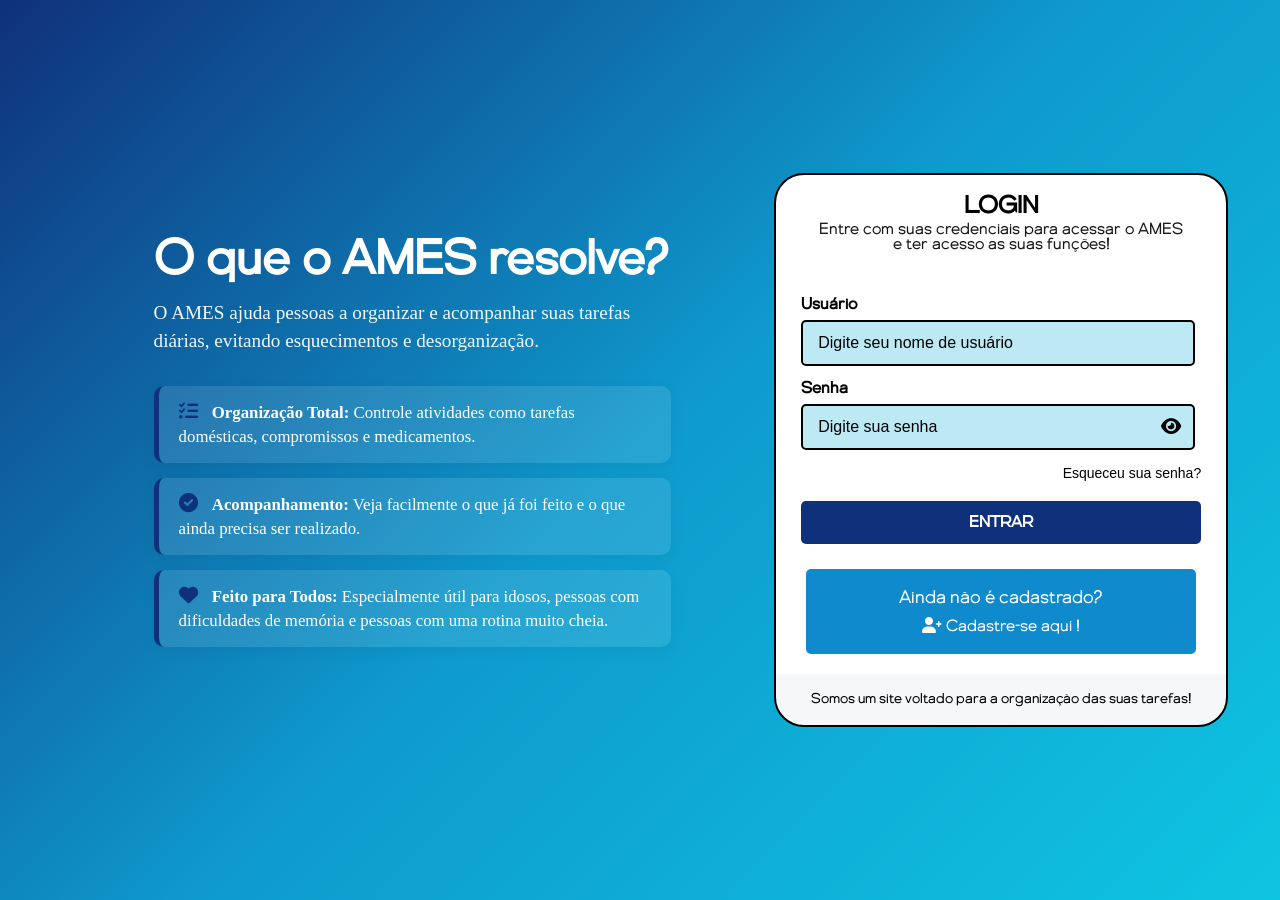
<file: index.html>
<!DOCTYPE html>
<html lang="pt-BR">
  <head>
    <meta charset="UTF-8">
    <meta name="viewport" content="width=device-width, initial-scale=1.0">
    <title>AMES - Login</title>
    <link rel="stylesheet" href="https://cdnjs.cloudflare.com/ajax/libs/font-awesome/6.0.0/css/all.min.css">
    <link rel="stylesheet" href="styles/login.css">
  </head>
  <body>
    
    <div class="page-container">
      
      <!-- LADO ESQUERDO: INFORMAÇÕES DO SISTEMA -->
      <div class="info-side">
        <h1 class="info-title">O que o AMES resolve?</h1>
        <p class="info-description">
          O AMES ajuda pessoas a organizar e acompanhar suas tarefas diárias, evitando esquecimentos e desorganização.
        </p>
        
        <ul class="info-features">
          <li>
            <i class="fas fa-tasks" style="color: #0F317B; margin-right: 10px; font-size: 1.2rem;"></i>
            <strong>Organização Total:</strong> Controle atividades como tarefas domésticas, compromissos e medicamentos.
          </li>
          <li>
            <i class="fas fa-check-circle" style="color: #0F317B; margin-right: 10px; font-size: 1.2rem;"></i>
            <strong>Acompanhamento:</strong> Veja facilmente o que já foi feito e o que ainda precisa ser realizado.
          </li>
          <li>
            <i class="fas fa-heart" style="color: #0F317B; margin-right: 10px; font-size: 1.2rem;"></i>
            <strong>Feito para Todos:</strong> Especialmente útil para idosos, pessoas com dificuldades de memória e pessoas com uma rotina muito cheia.
          </li>
        </ul>
      </div>

      <!-- LADO DIREITO: LOGIN -->
      <div class="login-side">
        <div class="login-container">
          <div class="login-header">
            <h1 class="login-main-title">
              LOGIN
            </h1>
            <p class="login-subtitle">Entre com suas credenciais para acessar o AMES</p>
            <p class="login-subtitle">e ter acesso as suas funções!</p>
          </div>
          
          <form name="form2" method="post" class="login-form">
            <div class="form-group">
              <label for="username" class="form-label">
                <!-- <i class="fas fa-user"></i> --->
                Usuário
              </label>
              <input 
                type="text" 
                id="username" 
                name="txt_username" 
                class="form-input"
                placeholder="Digite seu nome de usuário"
                required
              >
            </div>

            <div class="form-group">
              <label for="password" class="form-label">
                 <!-- <i class="fas fa-lock"></i> -->            
                Senha
              </label>
              <div class="password-container">
                <input 
                  type="password" 
                  id="password" 
                  name="txt_password" 
                  class="form-input"
                  placeholder="Digite sua senha"
                  required
                >
                <button type="button" class="password-toggle" id="passwordToggle" aria-label="Mostrar senha">
                  <i class="fas fa-eye"></i>
                  <i class="fas fa-eye-slash"></i>
                </button>
              </div>
            </div>

            <div class="form-options">
              <a href="forgot_email_form.php" class="forgot-password">
                 <!-- <i class="fas fa-key"></i> --->
                Esqueceu sua senha?
              </a>
            </div>

            <button type="submit" name="bt_incluir" value="LOGAR" class="login-btn" onclick="document.form2.action='../singIn.php'">
              ENTRAR
            </button>
          </form>

          <div class="register-section">
            <a class="register-link2" href="register.html">
              <div class="register-div">
                <p class="register-text">Ainda não é cadastrado?</p>
                <label class="register-label">
                  <i class="fas fa-user-plus"></i>
                  Cadastre-se aqui !
                </label>
              </div>
            </a>
          </div>

          <div class="login-info">
            <p class="info-text">
              Somos um site voltado para a organização das suas tarefas! 
            </p>
          </div>
        </div>
      </div>

    </div>

    <script src="https://ajax.googleapis.com/ajax/libs/jquery/2.0.2/jquery.min.js"></script>
    <script>      
      const passwordToggle = document.getElementById('passwordToggle');
      const passwordInput = document.getElementById('password');
      const eyeIcon = passwordToggle.querySelector('.fa-eye');
      const eyeSlashIcon = passwordToggle.querySelector('.fa-eye-slash');
      
      if(passwordToggle) {
        passwordToggle.addEventListener('click', function() {
          const type = passwordInput.getAttribute('type') === 'password' ? 'text' : 'password';
          passwordInput.setAttribute('type', type);
          if (type === 'text') {
            eyeIcon.style.display = 'none';
            eyeSlashIcon.style.display = 'inline-block';
            passwordToggle.setAttribute('aria-label', 'Ocultar senha');
          } else {
            eyeIcon.style.display = 'inline-block';
            eyeSlashIcon.style.display = 'none';
            passwordToggle.setAttribute('aria-label', 'Mostrar senha');
          }
        });
      }
      
      document.addEventListener('DOMContentLoaded', function() {
        initTheme();
        if(eyeIcon && eyeSlashIcon){
            eyeIcon.style.display = 'inline-block';
            eyeSlashIcon.style.display = 'none';
        }
      });
    </script>
  </body>
</html>
</file>
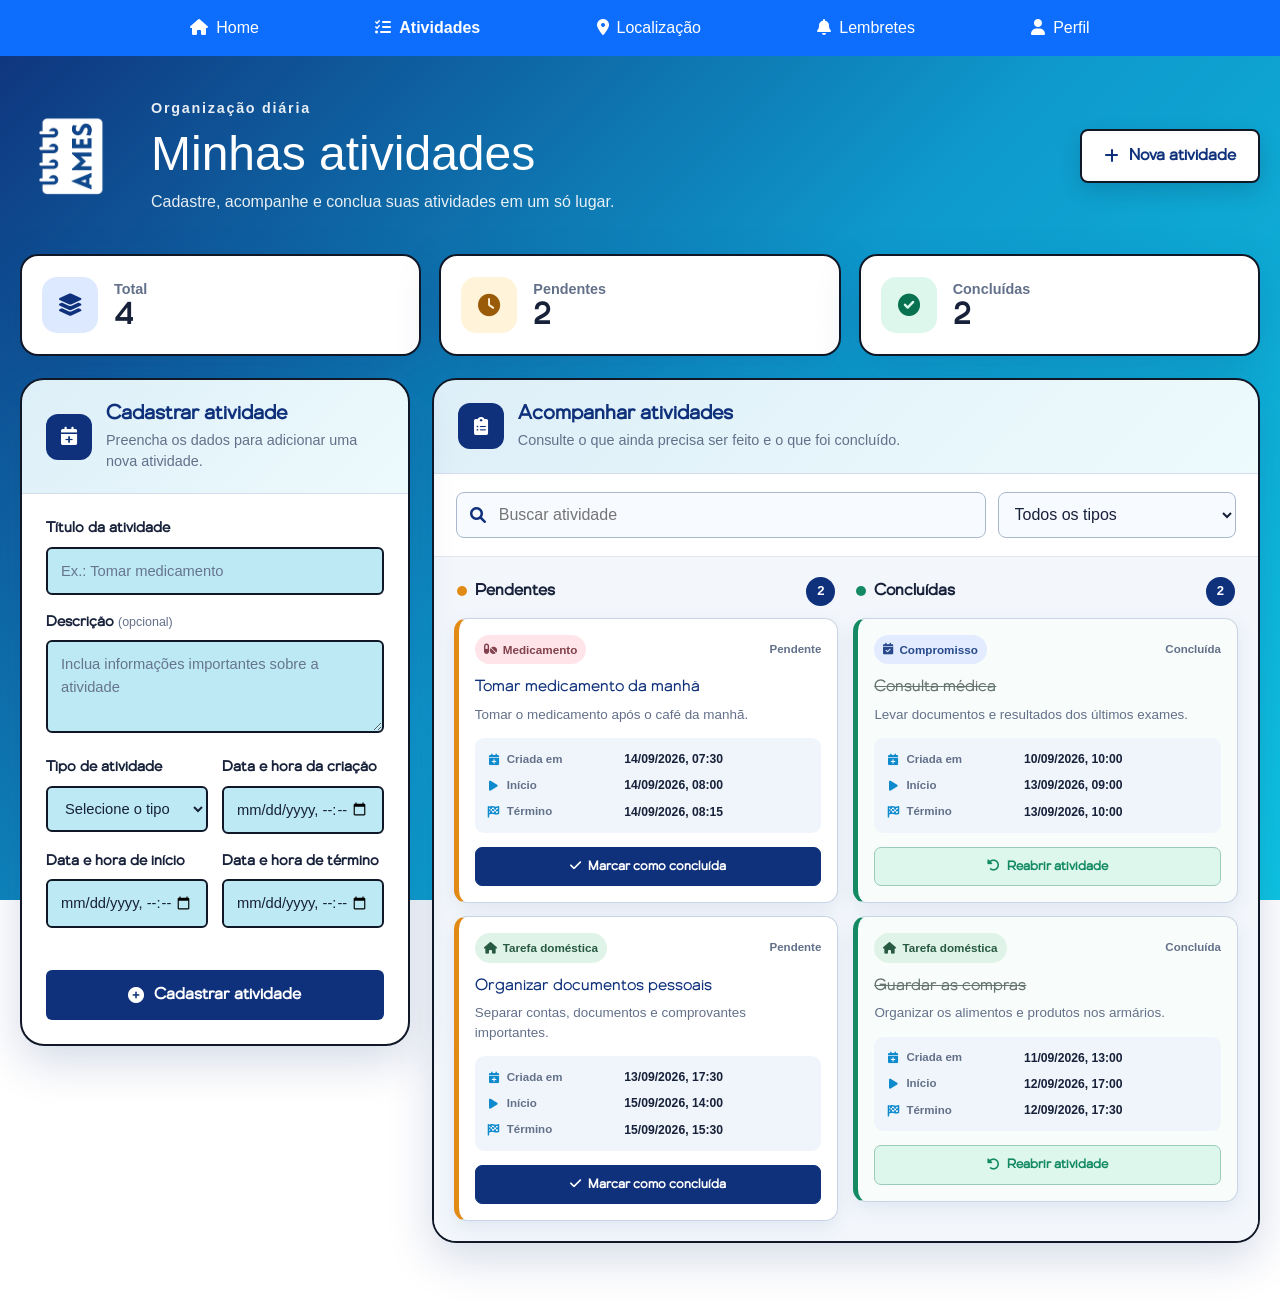
<file: activities.html>
<!DOCTYPE html>
<html lang="pt-BR">
<head>
    <meta charset="UTF-8">
    <meta name="viewport" content="width=device-width, initial-scale=1.0">

    <title>AMES - Atividades</title>

    <link
        href="https://cdn.jsdelivr.net/npm/bootstrap@5.3.3/dist/css/bootstrap.min.css"
        rel="stylesheet"
    >

    <link
        rel="stylesheet"
        href="https://cdnjs.cloudflare.com/ajax/libs/font-awesome/6.0.0/css/all.min.css"
    >

    <link rel="stylesheet" href="styles/activities.css">

    <script src="https://cdn.jsdelivr.net/npm/bootstrap@5.3.3/dist/js/bootstrap.bundle.min.js"></script>
</head>

<body>

    <!-- HEADER ORIGINAL MANTIDO -->
    <nav class="navbar navbar-expand navbar-dark bg-primary custom-navbar"> 
      <div class="container"> 
        <ul class="navbar-nav w-100 justify-content-evenly text-center"> 
          <li class="nav-item">
            <a class="nav-link text-white" href="home.html"><i class="fas fa-home me-2"></i>Home</a>
          </li>
          <li class="nav-item">
            <a class="nav-link text-white  fw-bold" href="activities.html"><i class="fas fa-tasks me-2"></i>Atividades</a>
          </li>
          <li class="nav-item">
            <a class="nav-link text-white" href="location.html"><i class="fas fa-map-marker-alt me-2"></i>Localização</a>
          </li>
          <li class="nav-item">
            <a class="nav-link text-white" href="notifications.html"><i class="fas fa-bell me-2"></i>Lembretes</a>
          </li>
          <li class="nav-item">
            <a class="nav-link text-white" href="profile.html"><i class="fas fa-user me-2"></i>Perfil</a>
          </li>
        </ul> 
      </div> 
    </nav>

    <main class="activities-page">

<section class="page-heading">

    <div class="page-brand">

        <div class="page-icon-container">
            <img
                src="images/logotipoB-AMES.png"
                alt="Logotipo do AMES"
                class="page-icon"
            >
        </div>

        <div class="page-brand-text">
            <span class="page-eyebrow">
                Organização diária
            </span>

            <h1>Minhas atividades</h1>

            <p>
                Cadastre, acompanhe e conclua suas atividades em um só lugar.
            </p>
        </div>

    </div>

    <button
        type="button"
        class="new-activity-btn"
        aria-disabled="true"
    >
        <i class="fas fa-plus"></i>
        Nova atividade
    </button>

</section>

        <!-- RESUMO ESTÁTICO -->
        <section class="activities-summary">

            <article class="summary-card">
                <div class="summary-icon total-icon">
                    <i class="fas fa-layer-group"></i>
                </div>

                <div>
                    <span>Total</span>
                    <strong>4</strong>
                </div>
            </article>

            <article class="summary-card">
                <div class="summary-icon pending-icon">
                    <i class="fas fa-clock"></i>
                </div>

                <div>
                    <span>Pendentes</span>
                    <strong>2</strong>
                </div>
            </article>

            <article class="summary-card">
                <div class="summary-icon completed-icon">
                    <i class="fas fa-circle-check"></i>
                </div>

                <div>
                    <span>Concluídas</span>
                    <strong>2</strong>
                </div>
            </article>

        </section>

        <section class="activities-workspace">

            <!-- FORMULÁRIO APENAS VISUAL -->
            <article class="activity-form-card">

                <div class="card-heading">
                    <div class="card-heading-icon">
                        <i class="fas fa-calendar-plus"></i>
                    </div>

                    <div>
                        <h2>Cadastrar atividade</h2>
                        <p>Preencha os dados para adicionar uma nova atividade.</p>
                    </div>
                </div>

                <div class="activity-form">

<div class="activity-form-grid">

    <div class="form-field full-field">
        <label for="activityTitle">
            Título da atividade
        </label>

        <input
            type="text"
            id="activityTitle"
            placeholder="Ex.: Tomar medicamento"
        >
    </div>

    <div class="form-field full-field">
        <label for="activityDescription">
            Descrição
            <span class="optional-label">(opcional)</span>
        </label>

        <textarea
            id="activityDescription"
            rows="3"
            placeholder="Inclua informações importantes sobre a atividade"
        ></textarea>
    </div>

    <div class="form-field">
        <label for="activityType">
            Tipo de atividade
        </label>

        <select id="activityType">
            <option selected>Selecione o tipo</option>
            <option>Tarefa doméstica</option>
            <option>Compromisso</option>
            <option>Medicamento</option>
            <option>Outro</option>
        </select>
    </div>

<div class="form-field">
    <label for="creationDateTime">
        Data e hora da criação
    </label>

    <input
        type="datetime-local"
        id="creationDateTime"
        step="60"
    >
</div>

<div class="form-field">
    <label for="startDateTime">
        Data e hora de início
    </label>

    <input
        type="datetime-local"
        id="startDateTime"
        step="60"
    >
</div>

<div class="form-field">
    <label for="endDateTime">
        Data e hora de término
    </label>

    <input
        type="datetime-local"
        id="endDateTime"
        step="60"
    >
</div>

</div>

<p class="form-message"></p>

<button
    type="button"
    class="save-activity-btn"
    disabled
>
    <i class="fas fa-plus-circle"></i>
    Cadastrar atividade
</button>
                </div>
            </article>

            <!-- ATIVIDADES FICTÍCIAS E ESTÁTICAS -->
            <article class="activities-list-card">

                <div class="card-heading list-heading">
                    <div class="card-heading-icon">
                        <i class="fas fa-clipboard-list"></i>
                    </div>

                    <div>
                        <h2>Acompanhar atividades</h2>
                        <p>
                            Consulte o que ainda precisa ser feito e o que foi concluído.
                        </p>
                    </div>
                </div>

                <!-- FILTROS APENAS VISUAIS -->
                <div class="filter-toolbar">

                <div class="search-field">
                    <i class="fas fa-search"></i>

                    <input
                        type="search"
                        id="activitySearch"
                        placeholder="Buscar atividade"
                        aria-label="Buscar atividade"
                        autocomplete="off"
                    >
                </div>

                    <select>
                        <option selected>Todos os tipos</option>
                        <option>Tarefa doméstica</option>
                        <option>Compromisso</option>
                        <option>Medicamento</option>
                        <option>Outro</option>
                    </select>

                </div>

                <div class="activity-columns">

                    <!-- PENDENTES -->
                    <section class="activity-panel pending-panel">

                        <div class="panel-heading">
                            <div>
                                <span class="status-dot pending-dot"></span>
                                <h3>Pendentes</h3>
                            </div>

                            <span class="panel-count">2</span>
                        </div>

                        <div class="activity-list">

                            <article class="activity-item">

                                <div class="activity-item-top">
                                    <span class="activity-type-badge type-medicamento">
                                        <i class="fas fa-pills"></i>
                                        Medicamento
                                    </span>

                                    <span class="activity-status">
                                        Pendente
                                    </span>
                                </div>

                                <h4>Tomar medicamento da manhã</h4>

                                <p class="activity-description">
                                    Tomar o medicamento após o café da manhã.
                                </p>

                                <dl class="activity-dates">
                                    <div>
                                        <dt>
                                            <i class="fas fa-calendar-plus"></i>
                                            Criada em
                                        </dt>
                                        <dd>14/09/2026, 07:30</dd>
                                    </div>

                                    <div>
                                        <dt>
                                            <i class="fas fa-play"></i>
                                            Início
                                        </dt>
                                        <dd>14/09/2026, 08:00</dd>
                                    </div>

                                    <div>
                                        <dt>
                                            <i class="fas fa-flag-checkered"></i>
                                            Término
                                        </dt>
                                        <dd>14/09/2026, 08:15</dd>
                                    </div>
                                </dl>

                                <button
                                    type="button"
                                    class="status-button"
                                    disabled
                                >
                                    <i class="fas fa-check"></i>
                                    Marcar como concluída
                                </button>

                            </article>

                            <article class="activity-item">

                                <div class="activity-item-top">
                                    <span class="activity-type-badge type-domestica">
                                        <i class="fas fa-house"></i>
                                        Tarefa doméstica
                                    </span>

                                    <span class="activity-status">
                                        Pendente
                                    </span>
                                </div>

                                <h4>Organizar documentos pessoais</h4>

                                <p class="activity-description">
                                    Separar contas, documentos e comprovantes importantes.
                                </p>

                                <dl class="activity-dates">
                                    <div>
                                        <dt>
                                            <i class="fas fa-calendar-plus"></i>
                                            Criada em
                                        </dt>
                                        <dd>13/09/2026, 17:30</dd>
                                    </div>

                                    <div>
                                        <dt>
                                            <i class="fas fa-play"></i>
                                            Início
                                        </dt>
                                        <dd>15/09/2026, 14:00</dd>
                                    </div>

                                    <div>
                                        <dt>
                                            <i class="fas fa-flag-checkered"></i>
                                            Término
                                        </dt>
                                        <dd>15/09/2026, 15:30</dd>
                                    </div>
                                </dl>

                                <button
                                    type="button"
                                    class="status-button"
                                    disabled
                                >
                                    <i class="fas fa-check"></i>
                                    Marcar como concluída
                                </button>

                            </article>

                        </div>
                    </section>

                    <!-- CONCLUÍDAS -->
                    <section class="activity-panel completed-panel">

                        <div class="panel-heading">
                            <div>
                                <span class="status-dot completed-dot"></span>
                                <h3>Concluídas</h3>
                            </div>

                            <span class="panel-count">2</span>
                        </div>

                        <div class="activity-list">

                            <article class="activity-item is-completed">

                                <div class="activity-item-top">
                                    <span class="activity-type-badge type-compromisso">
                                        <i class="fas fa-calendar-check"></i>
                                        Compromisso
                                    </span>

                                    <span class="activity-status">
                                        Concluída
                                    </span>
                                </div>

                                <h4>Consulta médica</h4>

                                <p class="activity-description">
                                    Levar documentos e resultados dos últimos exames.
                                </p>

                                <dl class="activity-dates">
                                    <div>
                                        <dt>
                                            <i class="fas fa-calendar-plus"></i>
                                            Criada em
                                        </dt>
                                        <dd>10/09/2026, 10:00</dd>
                                    </div>

                                    <div>
                                        <dt>
                                            <i class="fas fa-play"></i>
                                            Início
                                        </dt>
                                        <dd>13/09/2026, 09:00</dd>
                                    </div>

                                    <div>
                                        <dt>
                                            <i class="fas fa-flag-checkered"></i>
                                            Término
                                        </dt>
                                        <dd>13/09/2026, 10:00</dd>
                                    </div>
                                </dl>

                                <button
                                    type="button"
                                    class="status-button"
                                    disabled
                                >
                                    <i class="fas fa-rotate-left"></i>
                                    Reabrir atividade
                                </button>

                            </article>

                            <article class="activity-item is-completed">

                                <div class="activity-item-top">
                                    <span class="activity-type-badge type-domestica">
                                        <i class="fas fa-house"></i>
                                        Tarefa doméstica
                                    </span>

                                    <span class="activity-status">
                                        Concluída
                                    </span>
                                </div>

                                <h4>Guardar as compras</h4>

                                <p class="activity-description">
                                    Organizar os alimentos e produtos nos armários.
                                </p>

                                <dl class="activity-dates">
                                    <div>
                                        <dt>
                                            <i class="fas fa-calendar-plus"></i>
                                            Criada em
                                        </dt>
                                        <dd>11/09/2026, 13:00</dd>
                                    </div>

                                    <div>
                                        <dt>
                                            <i class="fas fa-play"></i>
                                            Início
                                        </dt>
                                        <dd>12/09/2026, 17:00</dd>
                                    </div>

                                    <div>
                                        <dt>
                                            <i class="fas fa-flag-checkered"></i>
                                            Término
                                        </dt>
                                        <dd>12/09/2026, 17:30</dd>
                                    </div>
                                </dl>

                                <button
                                    type="button"
                                    class="status-button"
                                    disabled
                                >
                                    <i class="fas fa-rotate-left"></i>
                                    Reabrir atividade
                                </button>

                            </article>

                        </div>
                    </section>

                </div>
            </article>

        </section>
    </main>

</body>
</html>
</file>
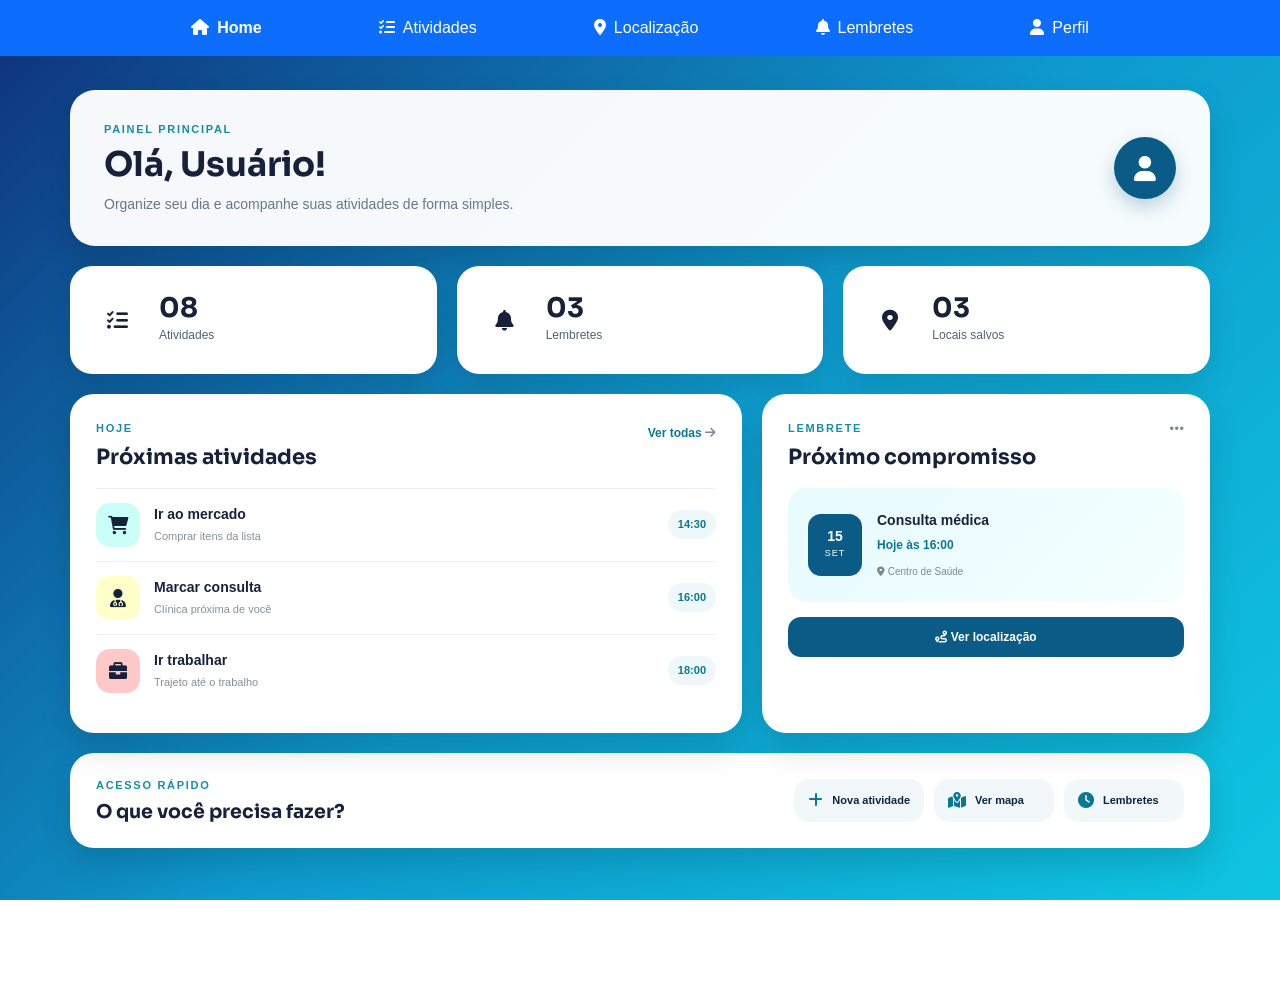
<file: home.html>
<!DOCTYPE html>
<html lang="pt-BR">
<head>
    <meta charset="UTF-8">
    <meta name="viewport" content="width=device-width, initial-scale=1.0">
    <title>Home - AMES</title>
    <link href="https://cdn.jsdelivr.net/npm/bootstrap@5.3.3/dist/css/bootstrap.min.css" rel="stylesheet">
    <link rel="stylesheet" href="https://cdnjs.cloudflare.com/ajax/libs/font-awesome/6.0.0/css/all.min.css">
    <link rel="stylesheet" href="styles/home.css">
</head>
<body>
    <!-- NAVBAR (MANTIDA EXATAMENTE IGUAL) -->
    <nav class="navbar navbar-expand navbar-dark bg-primary custom-navbar"> 
      <div class="container"> 
        <ul class="navbar-nav w-100 justify-content-evenly text-center"> 
          <li class="nav-item">
            <a class="nav-link text-white  fw-bold" href="home.html"><i class="fas fa-home me-2"></i>Home</a>
          </li>
          <li class="nav-item">
            <a class="nav-link text-white" href="activities.html"><i class="fas fa-tasks me-2"></i>Atividades</a>
          </li>
          <li class="nav-item">
            <a class="nav-link text-white" href="location.html"><i class="fas fa-map-marker-alt me-2"></i>Localização</a>
          </li>
          <li class="nav-item">
            <a class="nav-link text-white" href="notifications.html"><i class="fas fa-bell me-2"></i>Lembretes</a>
          </li>
          <li class="nav-item">
            <a class="nav-link text-white" href="profile.html"><i class="fas fa-user me-2"></i>Perfil</a>
          </li>
        </ul> 
      </div> 
    </nav>

    <main class="home-page">
        <div class="dashboard">
            <section class="welcome-card">
                <div>
                    <span class="eyebrow">PAINEL PRINCIPAL</span>
                    <h1>Olá, Usuário!</h1>
                    <p>Organize seu dia e acompanhe suas atividades de forma simples.</p>
                </div>
                <div class="profile-circle"><i class="fa-solid fa-user"></i></div>
            </section>

            <section class="stats-grid">
                <div class="stat-card cyan">
                    <div class="stat-icon"><i class="fa-solid fa-list-check"></i></div>
                    <div><strong>08</strong><span>Atividades</span></div>
                </div>
                <div class="stat-card cyan">
                    <div class="stat-icon"><i class="fa-solid fa-bell"></i></div>
                    <div><strong>03</strong><span>Lembretes</span></div>
                </div>
                <div class="stat-card cyan">
                    <div class="stat-icon"><i class="fa-solid fa-location-dot"></i></div>
                    <div><strong>03</strong><span>Locais salvos</span></div>
                </div>
            </section>

            <section class="content-grid">
                <div class="panel tasks-panel">
                    <div class="panel-heading">
                        <div><span class="section-label">HOJE</span><h2>Próximas atividades</h2></div>
                        <a href="activities.html">Ver todas <i class="fa-solid fa-arrow-right"></i></a>
                    </div>

                    <div class="activity-row">
                        <div class="activity-icon market"><i class="fa-solid fa-cart-shopping"></i></div>
                        <div class="activity-info"><strong>Ir ao mercado</strong><span>Comprar itens da lista</span></div>
                        <span class="time">14:30</span>
                    </div>
                    <div class="activity-row">
                        <div class="activity-icon doctor"><i class="fa-solid fa-user-doctor"></i></div>
                        <div class="activity-info"><strong>Marcar consulta</strong><span>Clínica próxima de você</span></div>
                        <span class="time">16:00</span>
                    </div>
                    <div class="activity-row">
                        <div class="activity-icon work"><i class="fa-solid fa-briefcase"></i></div>
                        <div class="activity-info"><strong>Ir trabalhar</strong><span>Trajeto até o trabalho</span></div>
                        <span class="time">18:00</span>
                    </div>
                </div>

                <div class="panel reminder-panel">
                    <div class="panel-heading">
                        <div><span class="section-label">LEMBRETE</span><h2>Próximo compromisso</h2></div>
                        <i class="fa-solid fa-ellipsis"></i>
                    </div>
                    <div class="reminder-box">
                        <div class="calendar"><strong>15</strong><span>SET</span></div>
                        <div><strong>Consulta médica</strong><p>Hoje às 16:00</p><small><i class="fa-solid fa-location-dot"></i> Centro de Saúde</small></div>
                    </div>
                    <a class="location-button" href="location.html"><i class="fa-solid fa-route"></i> Ver localização</a>
                </div>
            </section>

            <section class="bottom-panel">
                <div>
                    <span class="section-label">ACESSO RÁPIDO</span>
                    <h2>O que você precisa fazer?</h2>
                </div>
                <div class="quick-actions">
                    <a href="activities.html"><i class="fa-solid fa-plus"></i><span>Nova atividade</span></a>
                    <a href="location.html"><i class="fa-solid fa-map-location-dot"></i><span>Ver mapa</span></a>
                    <a href="notifications.html"><i class="fa-solid fa-clock"></i><span>Lembretes</span></a>
                </div>
            </section>
        </div>
    </main>
</body>
</html>
</file>
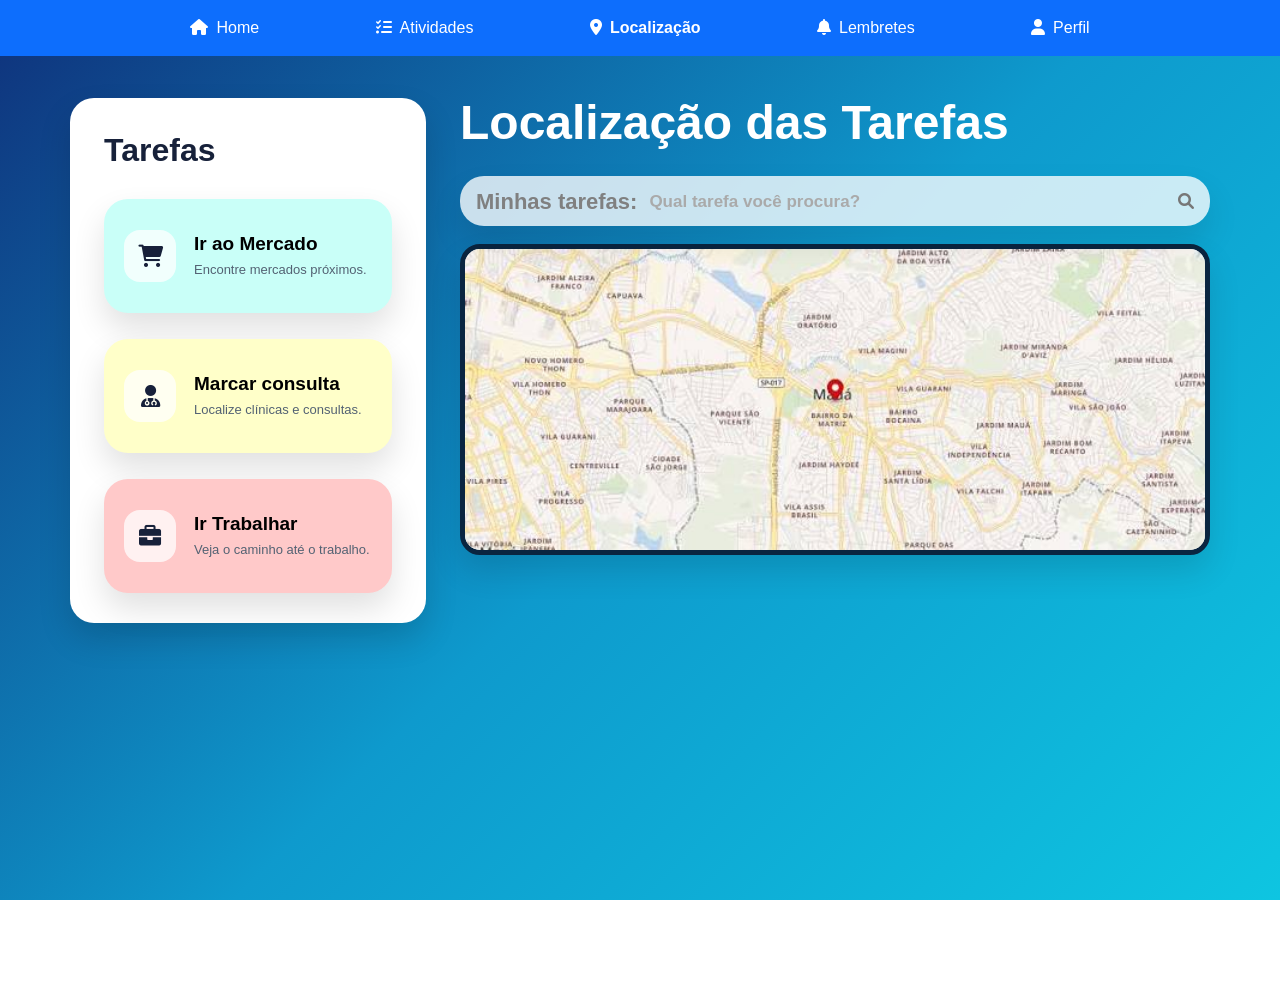
<file: location.html>
<!DOCTYPE html>
<html lang="pt-BR">
<head>
    <meta charset="UTF-8">
    <meta name="viewport" content="width=device-width, initial-scale=1.0">
    <title>Localização - AMES</title>
    <link href="https://cdn.jsdelivr.net/npm/bootstrap@5.3.3/dist/css/bootstrap.min.css" rel="stylesheet">
    <link rel="stylesheet" href="https://cdnjs.cloudflare.com/ajax/libs/font-awesome/6.0.0/css/all.min.css">
    <link rel="stylesheet" href="styles/location.css">
</head>
<body>
    <!-- NAVBAR (MANTIDA EXATAMENTE IGUAL) -->
    <nav class="navbar navbar-expand navbar-dark bg-primary custom-navbar"> 
      <div class="container"> 
        <ul class="navbar-nav w-100 justify-content-evenly text-center"> 
          <li class="nav-item">
            <a class="nav-link text-white" href="home.html"><i class="fas fa-home me-2"></i>Home</a>
          </li>
          <li class="nav-item">
            <a class="nav-link text-white" href="activities.html"><i class="fas fa-tasks me-2"></i>Atividades</a>
          </li>
          <li class="nav-item">
            <a class="nav-link text-white  fw-bold" href="location.html"><i class="fas fa-map-marker-alt me-2"></i>Localização</a>
          </li>
          <li class="nav-item">
            <a class="nav-link text-white" href="notifications.html"><i class="fas fa-bell me-2"></i>Lembretes</a>
          </li>
          <li class="nav-item">
            <a class="nav-link text-white" href="profile.html"><i class="fas fa-user me-2"></i>Perfil</a>
          </li>
        </ul> 
      </div> 
    </nav>

    <main class="location-page">
        <section class="location-content">
            <div class="left-panel">
                <h1>Tarefas</h1>

                <div class="task-card market" data-task="mercado">
                    <div class="task-icon"><i class="fa-solid fa-cart-shopping"></i></div>
                    <div>
                        <h2>Ir ao Mercado</h2>
                        <p>Encontre mercados próximos.</p>
                    </div>
                </div>

                <div class="task-card doctor" data-task="consulta">
                    <div class="task-icon"><i class="fa-solid fa-user-doctor"></i></div>
                    <div>
                        <h2>Marcar consulta</h2>
                        <p>Localize clínicas e consultas.</p>
                    </div>
                </div>

                <div class="task-card work" data-task="trabalho">
                    <div class="task-icon"><i class="fa-solid fa-briefcase"></i></div>
                    <div>
                        <h2>Ir Trabalhar</h2>
                        <p>Veja o caminho até o trabalho.</p>
                    </div>
                </div>
            </div>

            <div class="right-panel">
                <h2 class="page-title">Localização das Tarefas</h2>

                <div class="search-box">
                    <div class="search-label">Minhas tarefas:</div>
                    <input id="taskSearch" type="search" placeholder="Qual tarefa você procura?" aria-label="Qual tarefa você procura?">
                    <i class="fa-solid fa-magnifying-glass"></i>
                </div>

                <div class="map-card">
                    <img src="images/location-map.png" alt="Mapa de localização das tarefas">
                </div>
            </div>
        </section>
    </main>

    <script>
        const cards = document.querySelectorAll('.task-card');
        const search = document.getElementById('taskSearch');

        cards.forEach(card => {
            card.addEventListener('click', () => {
                cards.forEach(item => item.classList.remove('selected'));
                card.classList.add('selected');
            });
        });

        search.addEventListener('input', () => {
            const value = search.value.toLowerCase().trim();
            cards.forEach(card => {
                const text = card.innerText.toLowerCase();
                card.hidden = value !== '' && !text.includes(value);
            });
        });
    </script>
</body>
</html>
</file>
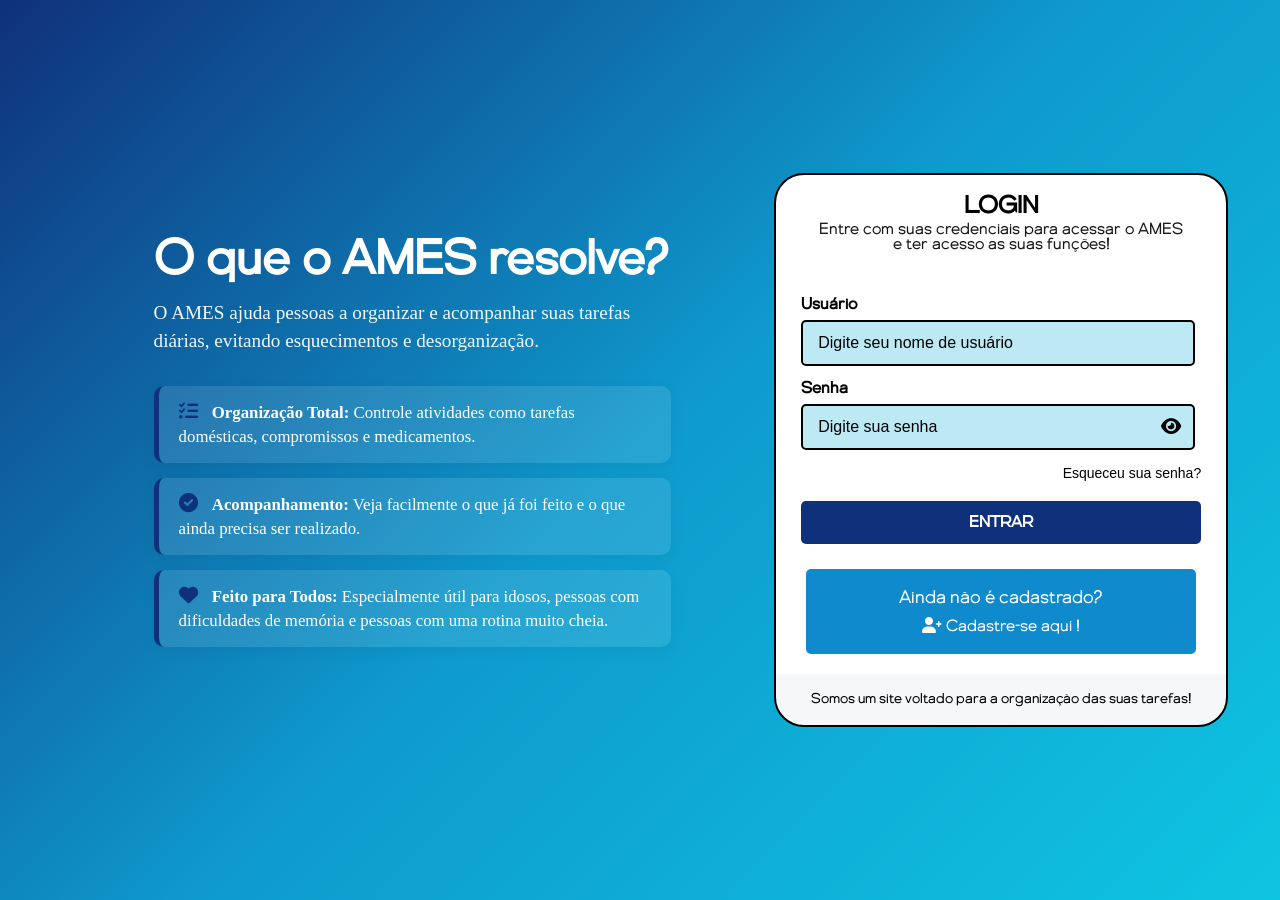
<file: login.html>
<!DOCTYPE html>
<html lang="pt-BR">
  <head>
    <meta charset="UTF-8">
    <meta name="viewport" content="width=device-width, initial-scale=1.0">
    <title>AMES - Login</title>
    <link rel="stylesheet" href="https://cdnjs.cloudflare.com/ajax/libs/font-awesome/6.0.0/css/all.min.css">
    <link rel="stylesheet" href="styles/login.css">
  </head>
  <body>
    
    <div class="page-container">
      
      <!-- LADO ESQUERDO: INFORMAÇÕES DO SISTEMA -->
      <div class="info-side">
        <h1 class="info-title">O que o AMES resolve?</h1>
        <p class="info-description">
          O AMES ajuda pessoas a organizar e acompanhar suas tarefas diárias, evitando esquecimentos e desorganização.
        </p>
        
        <ul class="info-features">
          <li>
            <i class="fas fa-tasks" style="color: #0F317B; margin-right: 10px; font-size: 1.2rem;"></i>
            <strong>Organização Total:</strong> Controle atividades como tarefas domésticas, compromissos e medicamentos.
          </li>
          <li>
            <i class="fas fa-check-circle" style="color: #0F317B; margin-right: 10px; font-size: 1.2rem;"></i>
            <strong>Acompanhamento:</strong> Veja facilmente o que já foi feito e o que ainda precisa ser realizado.
          </li>
          <li>
            <i class="fas fa-heart" style="color: #0F317B; margin-right: 10px; font-size: 1.2rem;"></i>
            <strong>Feito para Todos:</strong> Especialmente útil para idosos, pessoas com dificuldades de memória e pessoas com uma rotina muito cheia.
          </li>
        </ul>
      </div>

      <!-- LADO DIREITO: LOGIN -->
      <div class="login-side">
        <div class="login-container">
          <div class="login-header">
            <h1 class="login-main-title">
              LOGIN
            </h1>
            <p class="login-subtitle">Entre com suas credenciais para acessar o AMES</p>
            <p class="login-subtitle">e ter acesso as suas funções!</p>
          </div>
          
          <form name="form2" method="post" class="login-form">
            <div class="form-group">
              <label for="username" class="form-label">
                <!-- <i class="fas fa-user"></i> --->
                Usuário
              </label>
              <input 
                type="text" 
                id="username" 
                name="txt_username" 
                class="form-input"
                placeholder="Digite seu nome de usuário"
                required
              >
            </div>

            <div class="form-group">
              <label for="password" class="form-label">
                 <!-- <i class="fas fa-lock"></i> -->            
                Senha
              </label>
              <div class="password-container">
                <input 
                  type="password" 
                  id="password" 
                  name="txt_password" 
                  class="form-input"
                  placeholder="Digite sua senha"
                  required
                >
                <button type="button" class="password-toggle" id="passwordToggle" aria-label="Mostrar senha">
                  <i class="fas fa-eye"></i>
                  <i class="fas fa-eye-slash"></i>
                </button>
              </div>
            </div>

            <div class="form-options">
              <a href="forgot_email_form.php" class="forgot-password">
                 <!-- <i class="fas fa-key"></i> --->
                Esqueceu sua senha?
              </a>
            </div>

            <button type="submit" name="bt_incluir" value="LOGAR" class="login-btn" onclick="document.form2.action='../singIn.php'">
              ENTRAR
            </button>
          </form>

          <div class="register-section">
            <a class="register-link2" href="register.html">
              <div class="register-div">
                <p class="register-text">Ainda não é cadastrado?</p>
                <label class="register-label">
                  <i class="fas fa-user-plus"></i>
                  Cadastre-se aqui !
                </label>
              </div>
            </a>
          </div>

          <div class="login-info">
            <p class="info-text">
              Somos um site voltado para a organização das suas tarefas! 
            </p>
          </div>
        </div>
      </div>

    </div>

    <script src="https://ajax.googleapis.com/ajax/libs/jquery/2.0.2/jquery.min.js"></script>
    <script>      
      const passwordToggle = document.getElementById('passwordToggle');
      const passwordInput = document.getElementById('password');
      const eyeIcon = passwordToggle.querySelector('.fa-eye');
      const eyeSlashIcon = passwordToggle.querySelector('.fa-eye-slash');
      
      if(passwordToggle) {
        passwordToggle.addEventListener('click', function() {
          const type = passwordInput.getAttribute('type') === 'password' ? 'text' : 'password';
          passwordInput.setAttribute('type', type);
          if (type === 'text') {
            eyeIcon.style.display = 'none';
            eyeSlashIcon.style.display = 'inline-block';
            passwordToggle.setAttribute('aria-label', 'Ocultar senha');
          } else {
            eyeIcon.style.display = 'inline-block';
            eyeSlashIcon.style.display = 'none';
            passwordToggle.setAttribute('aria-label', 'Mostrar senha');
          }
        });
      }
      
      document.addEventListener('DOMContentLoaded', function() {
        initTheme();
        if(eyeIcon && eyeSlashIcon){
            eyeIcon.style.display = 'inline-block';
            eyeSlashIcon.style.display = 'none';
        }
      });
    </script>
  </body>
</html>
</file>
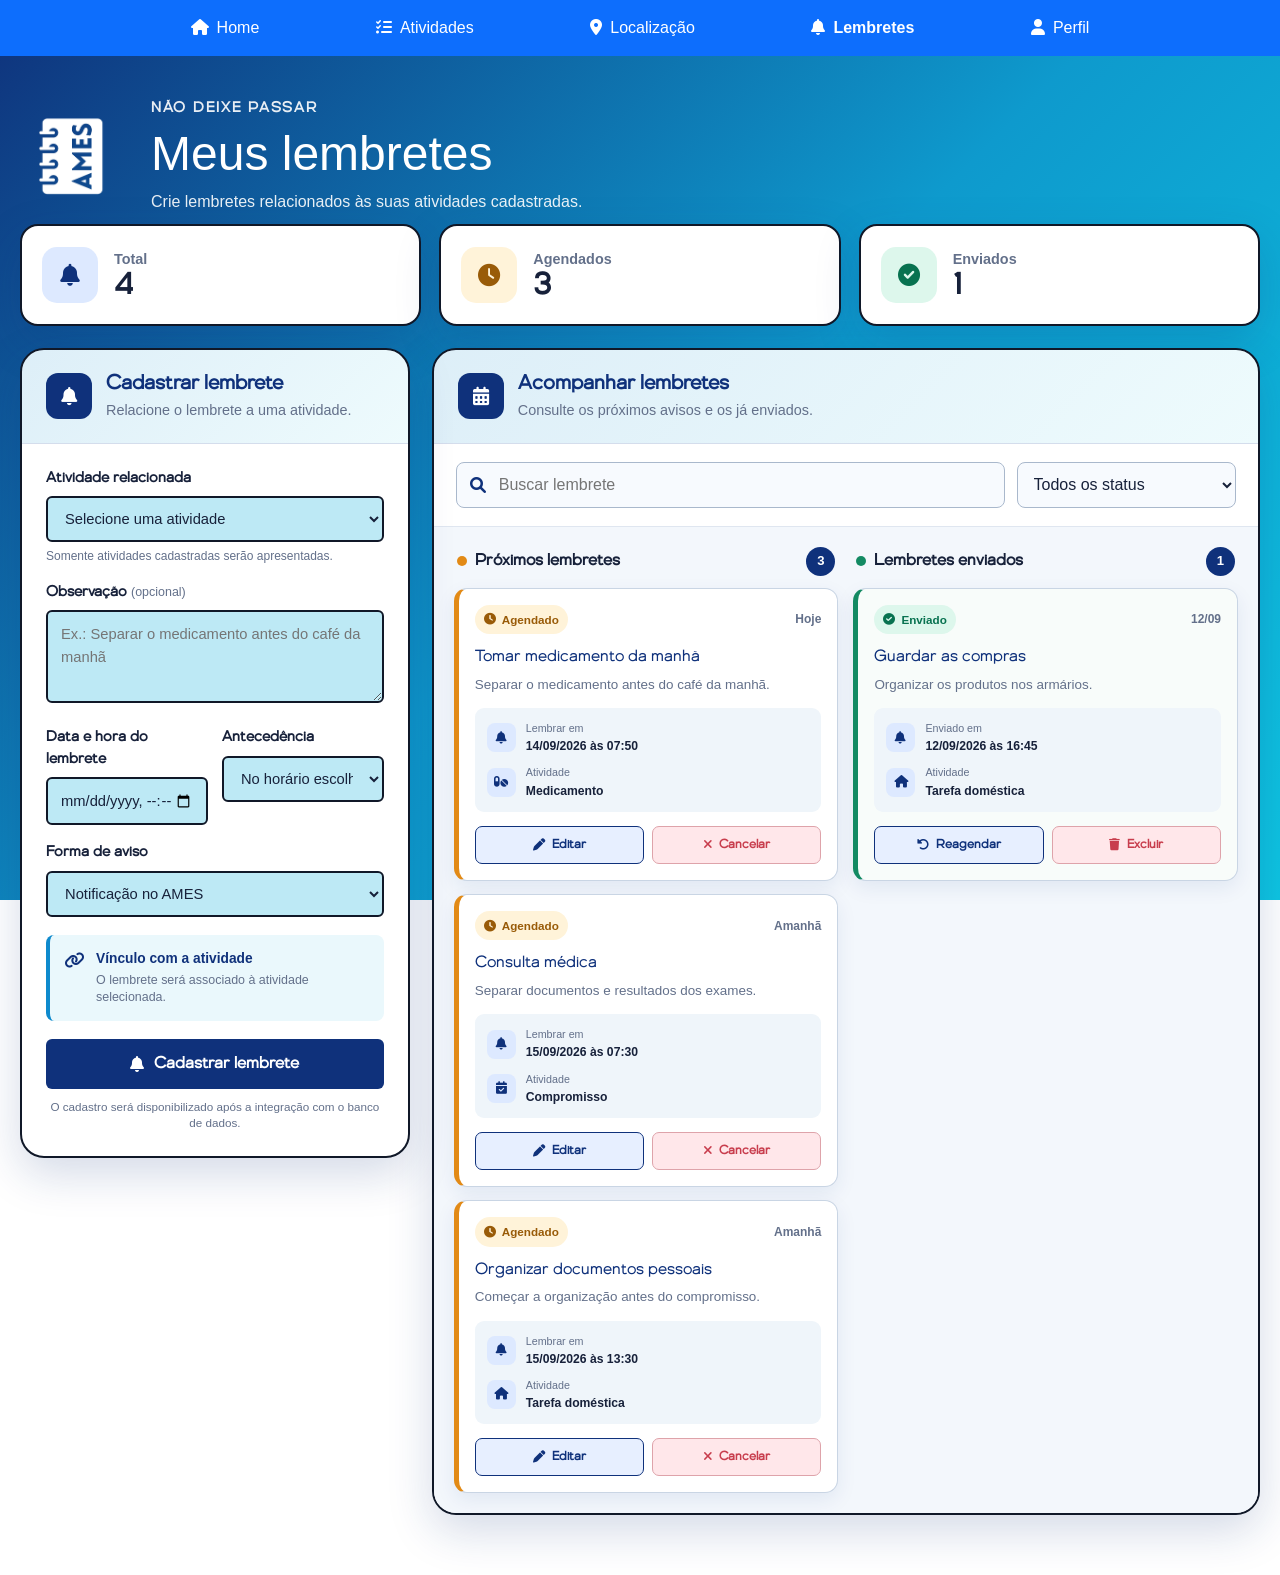
<file: notifications.html>
<!DOCTYPE html>
<html lang="pt-BR">
<head>
    <meta charset="UTF-8">
    <meta name="viewport" content="width=device-width, initial-scale=1.0">

    <title>AMES - Lembretes</title>

    <link
        href="https://cdn.jsdelivr.net/npm/bootstrap@5.3.3/dist/css/bootstrap.min.css"
        rel="stylesheet"
    >

    <link
        rel="stylesheet"
        href="https://cdnjs.cloudflare.com/ajax/libs/font-awesome/6.0.0/css/all.min.css"
    >

    <link rel="stylesheet" href="styles/notification.css">

    <script src="https://cdn.jsdelivr.net/npm/bootstrap@5.3.3/dist/js/bootstrap.bundle.min.js"></script>
</head>

<body>

   <!-- NAVBAR (MANTIDA EXATAMENTE IGUAL) -->
    <nav class="navbar navbar-expand navbar-dark bg-primary custom-navbar"> 
      <div class="container"> 
        <ul class="navbar-nav w-100 justify-content-evenly text-center"> 
          <li class="nav-item">
            <a class="nav-link text-white" href="home.html"><i class="fas fa-home me-2"></i>Home</a>
          </li>
          <li class="nav-item">
            <a class="nav-link text-white" href="activities.html"><i class="fas fa-tasks me-2"></i>Atividades</a>
          </li>
          <li class="nav-item">
            <a class="nav-link text-white" href="location.html"><i class="fas fa-map-marker-alt me-2"></i>Localização</a>
          </li>
          <li class="nav-item">
            <a class="nav-link text-white fw-bold" href="notifications.html"><i class="fas fa-bell me-2"></i>Lembretes</a>
          </li>
          <li class="nav-item">
            <a class="nav-link text-white" href="profile.html"><i class="fas fa-user me-2"></i>Perfil</a>
          </li>
        </ul> 
      </div> 
    </nav>

    <main class="notifications-page">

        <!-- TÍTULO -->
<div class="page-brand">

    <div class="page-icon-container">
        <img
            src="images/logotipoB-AMES.png"
            alt="Logotipo do AMES"
            class="page-icon"
        >
    </div>

    <div class="page-brand-text">
        <span class="page-eyebrow">
            Não deixe passar
        </span>

        <h1>Meus lembretes</h1>

        <p>
            Crie lembretes relacionados às suas atividades cadastradas.
        </p>
    </div>

</div>

        <!-- RESUMO ESTÁTICO -->
        <section class="reminders-summary">

            <article class="summary-card">
                <div class="summary-icon total-icon">
                    <i class="fas fa-bell"></i>
                </div>

                <div>
                    <span>Total</span>
                    <strong>4</strong>
                </div>
            </article>

            <article class="summary-card">
                <div class="summary-icon scheduled-icon">
                    <i class="fas fa-clock"></i>
                </div>

                <div>
                    <span>Agendados</span>
                    <strong>3</strong>
                </div>
            </article>

            <article class="summary-card">
                <div class="summary-icon sent-icon">
                    <i class="fas fa-circle-check"></i>
                </div>

                <div>
                    <span>Enviados</span>
                    <strong>1</strong>
                </div>
            </article>

        </section>

        <section class="reminders-workspace">

            <!-- CADASTRO DO LEMBRETE -->
            <article class="reminder-form-card">

                <div class="card-heading">
                    <div class="card-heading-icon">
                        <i class="fas fa-bell"></i>
                    </div>

                    <div>
                        <h2>Cadastrar lembrete</h2>

                        <p>
                            Relacione o lembrete a uma atividade.
                        </p>
                    </div>
                </div>

                <!-- DIV EM VEZ DE FORM:
                     impede qualquer envio de informações -->
                <div class="reminder-form">

                    <div class="reminder-form-grid">

                        <div class="form-field full-field">
                            <label for="reminderActivity">
                                Atividade relacionada
                            </label>

                            <select id="reminderActivity">
                                <option selected>
                                    Selecione uma atividade
                                </option>

                                <option>
                                    Tomar medicamento da manhã
                                </option>

                                <option>
                                    Organizar documentos pessoais
                                </option>

                                <option>
                                    Consulta médica
                                </option>

                                <option>
                                    Guardar as compras
                                </option>
                            </select>

                            <small class="field-help">
                                Somente atividades cadastradas serão apresentadas.
                            </small>
                        </div>

                        <div class="form-field full-field">
                            <label for="reminderMessage">
                                Observação
                                <span class="optional-label">(opcional)</span>
                            </label>

                            <textarea
                                id="reminderMessage"
                                rows="3"
                                placeholder="Ex.: Separar o medicamento antes do café da manhã"
                            ></textarea>
                        </div>

                        <div class="form-field">
                            <label for="reminderDateTime">
                                Data e hora do lembrete
                            </label>

                            <input
                                type="datetime-local"
                                id="reminderDateTime"
                                step="60"
                            >
                        </div>

                        <div class="form-field">
                            <label for="reminderAdvance">
                                Antecedência
                            </label>

                            <select id="reminderAdvance">
                                <option selected>
                                    No horário escolhido
                                </option>

                                <option>5 minutos antes</option>
                                <option>15 minutos antes</option>
                                <option>30 minutos antes</option>
                                <option>1 hora antes</option>
                                <option>1 dia antes</option>
                            </select>
                        </div>

                        <div class="form-field full-field">
                            <label for="reminderChannel">
                                Forma de aviso
                            </label>

                            <select id="reminderChannel">
                                <option selected>
                                    Notificação no AMES
                                </option>

                                <option>E-mail</option>
                            </select>
                        </div>

                    </div>

                    <div class="activity-preview">
                        <i class="fas fa-link"></i>

                        <div>
                            <strong>Vínculo com a atividade</strong>

                            <p>
                                O lembrete será associado à atividade selecionada.
                            </p>
                        </div>
                    </div>

                    <button
                        type="button"
                        class="save-reminder-btn"
                    >
                        <i class="fas fa-bell"></i>
                        Cadastrar lembrete
                    </button>

                    <p class="backend-message">
                        O cadastro será disponibilizado após a integração
                        com o banco de dados.
                    </p>

                </div>
            </article>

            <!-- VISUALIZAÇÃO DOS LEMBRETES -->
            <article class="reminders-list-card">

                <div class="card-heading">
                    <div class="card-heading-icon">
                        <i class="fas fa-calendar-days"></i>
                    </div>

                    <div>
                        <h2>Acompanhar lembretes</h2>

                        <p>
                            Consulte os próximos avisos e os já enviados.
                        </p>
                    </div>
                </div>

                <!-- CAMPOS PREENCHÍVEIS, MAS SEM FILTRAGEM -->
                <div class="filter-toolbar">

                    <div class="search-field">
                        <i class="fas fa-search"></i>

                        <input
                            type="search"
                            id="reminderSearch"
                            placeholder="Buscar lembrete"
                            autocomplete="off"
                        >
                    </div>

                    <select id="reminderStatusFilter">
                        <option selected>Todos os status</option>
                        <option>Agendados</option>
                        <option>Enviados</option>
                    </select>

                </div>

                <div class="reminder-columns">

                    <!-- LEMBRETES AGENDADOS -->
                    <section class="reminder-panel">

                        <div class="panel-heading">
                            <div>
                                <span class="status-dot scheduled-dot"></span>
                                <h3>Próximos lembretes</h3>
                            </div>

                            <span class="panel-count">3</span>
                        </div>

                        <div class="reminder-list">

                            <article class="reminder-item">

                                <div class="reminder-item-top">
                                    <span class="reminder-status scheduled-status">
                                        <i class="fas fa-clock"></i>
                                        Agendado
                                    </span>

                                    <span class="reminder-date">
                                        Hoje
                                    </span>
                                </div>

                                <h4>Tomar medicamento da manhã</h4>

                                <p class="reminder-observation">
                                    Separar o medicamento antes do café da manhã.
                                </p>

                                <div class="reminder-information">

                                    <div>
                                        <i class="fas fa-bell"></i>

                                        <span>
                                            <small>Lembrar em</small>
                                            <strong>14/09/2026 às 07:50</strong>
                                        </span>
                                    </div>

                                    <div>
                                        <i class="fas fa-pills"></i>

                                        <span>
                                            <small>Atividade</small>
                                            <strong>Medicamento</strong>
                                        </span>
                                    </div>

                                </div>

                                <div class="reminder-actions">
                                    <button
                                        type="button"
                                        class="secondary-action-btn"
                                    >
                                        <i class="fas fa-pen"></i>
                                        Editar
                                    </button>

                                    <button
                                        type="button"
                                        class="danger-action-btn"
                                    >
                                        <i class="fas fa-xmark"></i>
                                        Cancelar
                                    </button>
                                </div>

                            </article>

                            <article class="reminder-item">

                                <div class="reminder-item-top">
                                    <span class="reminder-status scheduled-status">
                                        <i class="fas fa-clock"></i>
                                        Agendado
                                    </span>

                                    <span class="reminder-date">
                                        Amanhã
                                    </span>
                                </div>

                                <h4>Consulta médica</h4>

                                <p class="reminder-observation">
                                    Separar documentos e resultados dos exames.
                                </p>

                                <div class="reminder-information">

                                    <div>
                                        <i class="fas fa-bell"></i>

                                        <span>
                                            <small>Lembrar em</small>
                                            <strong>15/09/2026 às 07:30</strong>
                                        </span>
                                    </div>

                                    <div>
                                        <i class="fas fa-calendar-check"></i>

                                        <span>
                                            <small>Atividade</small>
                                            <strong>Compromisso</strong>
                                        </span>
                                    </div>

                                </div>

                                <div class="reminder-actions">
                                    <button
                                        type="button"
                                        class="secondary-action-btn"
                                    >
                                        <i class="fas fa-pen"></i>
                                        Editar
                                    </button>

                                    <button
                                        type="button"
                                        class="danger-action-btn"
                                    >
                                        <i class="fas fa-xmark"></i>
                                        Cancelar
                                    </button>
                                </div>

                            </article>

                            <article class="reminder-item">

                                <div class="reminder-item-top">
                                    <span class="reminder-status scheduled-status">
                                        <i class="fas fa-clock"></i>
                                        Agendado
                                    </span>

                                    <span class="reminder-date">
                                        Amanhã
                                    </span>
                                </div>

                                <h4>Organizar documentos pessoais</h4>

                                <p class="reminder-observation">
                                    Começar a organização antes do compromisso.
                                </p>

                                <div class="reminder-information">

                                    <div>
                                        <i class="fas fa-bell"></i>

                                        <span>
                                            <small>Lembrar em</small>
                                            <strong>15/09/2026 às 13:30</strong>
                                        </span>
                                    </div>

                                    <div>
                                        <i class="fas fa-house"></i>

                                        <span>
                                            <small>Atividade</small>
                                            <strong>Tarefa doméstica</strong>
                                        </span>
                                    </div>

                                </div>

                                <div class="reminder-actions">
                                    <button
                                        type="button"
                                        class="secondary-action-btn"
                                    >
                                        <i class="fas fa-pen"></i>
                                        Editar
                                    </button>

                                    <button
                                        type="button"
                                        class="danger-action-btn"
                                    >
                                        <i class="fas fa-xmark"></i>
                                        Cancelar
                                    </button>
                                </div>

                            </article>

                        </div>
                    </section>

                    <!-- LEMBRETES ENVIADOS -->
                    <section class="reminder-panel">

                        <div class="panel-heading">
                            <div>
                                <span class="status-dot sent-dot"></span>
                                <h3>Lembretes enviados</h3>
                            </div>

                            <span class="panel-count">1</span>
                        </div>

                        <div class="reminder-list">

                            <article class="reminder-item is-sent">

                                <div class="reminder-item-top">
                                    <span class="reminder-status sent-status">
                                        <i class="fas fa-circle-check"></i>
                                        Enviado
                                    </span>

                                    <span class="reminder-date">
                                        12/09
                                    </span>
                                </div>

                                <h4>Guardar as compras</h4>

                                <p class="reminder-observation">
                                    Organizar os produtos nos armários.
                                </p>

                                <div class="reminder-information">

                                    <div>
                                        <i class="fas fa-bell"></i>

                                        <span>
                                            <small>Enviado em</small>
                                            <strong>12/09/2026 às 16:45</strong>
                                        </span>
                                    </div>

                                    <div>
                                        <i class="fas fa-house"></i>

                                        <span>
                                            <small>Atividade</small>
                                            <strong>Tarefa doméstica</strong>
                                        </span>
                                    </div>

                                </div>

                                <div class="reminder-actions">
                                    <button
                                        type="button"
                                        class="secondary-action-btn"
                                    >
                                        <i class="fas fa-rotate-left"></i>
                                        Reagendar
                                    </button>

                                    <button
                                        type="button"
                                        class="danger-action-btn"
                                    >
                                        <i class="fas fa-trash"></i>
                                        Excluir
                                    </button>
                                </div>

                            </article>

                        </div>
                    </section>

                </div>
            </article>

        </section>
    </main>

</body>
</html>
</file>
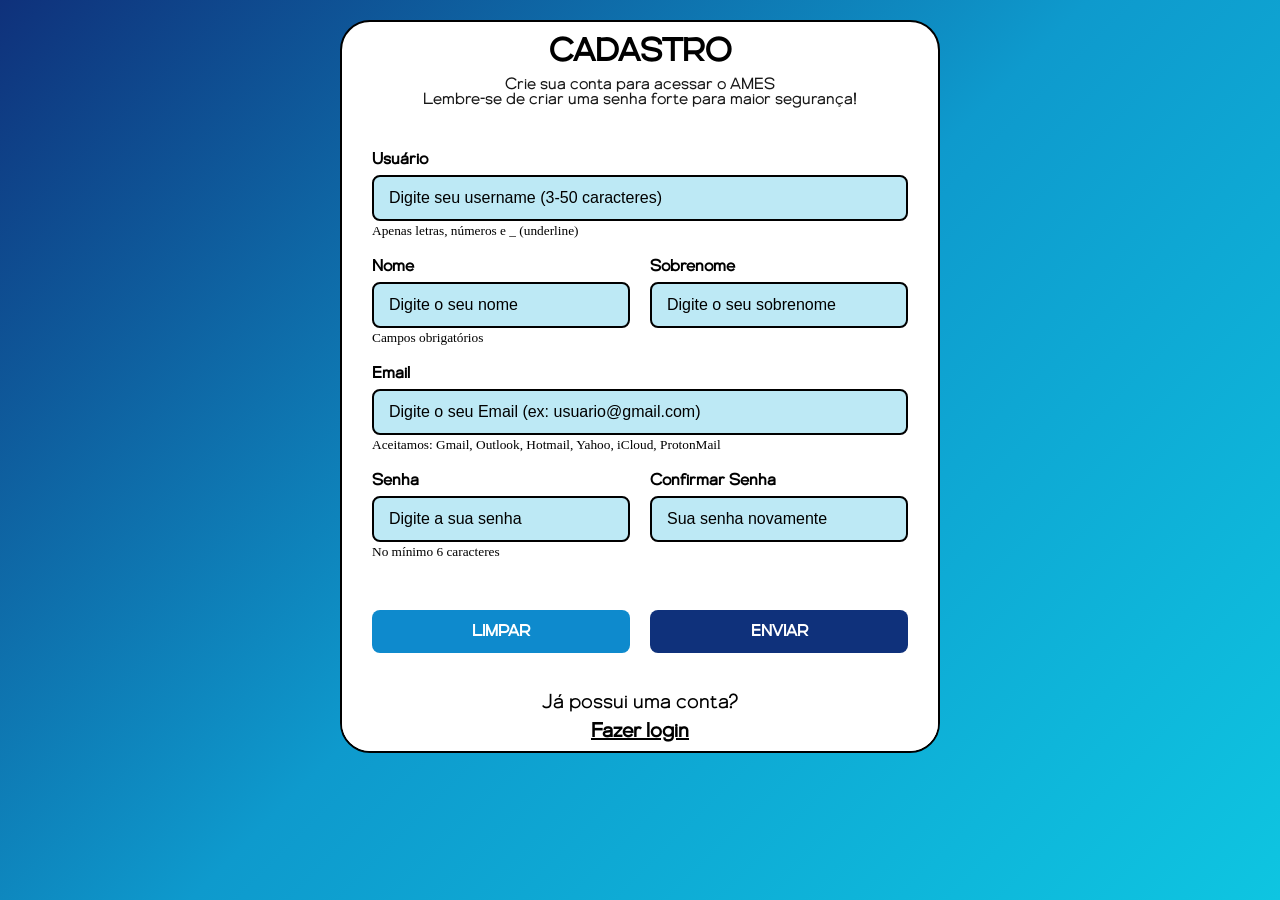
<file: register.html>
<!DOCTYPE html>
<html lang="pt-BR">
  <head>
    <meta charset="UTF-8" />
    <meta name="viewport" content="width=device-width, initial-scale=1.0" />
    <title>EMAS - Cadastro</title>
    <link rel="stylesheet" href="styles/register.css" />
  </head>
  <body>
    <div class="main">
        <div class="register-container">
          <div class="register-header">
            <h1 class="register-main-title">
              <!--<i class="fas fa-user-plus"></i>--->    
              CADASTRO
            </h1>
            <p class="register-subtitle">Crie sua conta para acessar o AMES</p>
            <p class="register-subtitle">Lembre-se de criar uma senha forte para maior segurança!</p>
          </div>

          <div class="form-content">
            <div class="form-group">
              <label for="username" class="form-label">
                <!--<i class="fas fa-user"></i>>---> 
                Usuário
              </label>
              <input
                type="text"
                id="username"
                class="form-input"
                placeholder="Digite seu username (3-50 caracteres)"
                name="txt_username"
                pattern="[A-Za-z0-9_]{3,50}"
                title="Username deve conter apenas letras, números e underscore (3-50 caracteres)"
                required
              />
              <small class="email-hint">Apenas letras, números e _ (underline)</small>
            </div>

            <div class="form-row">
              <div class="form-group1">
                <label for="nome" class="form-label">
                  <!--<i class="fas fa-signature"></i>-->
                  Nome
                </label>
                <input
                  type="text"
                  id="nome"
                  class="form-input"
                  placeholder="Digite o seu nome"
                  name="txt_nome"
                  pattern="[A-Za-zÀ-ÿ\s]{2,100}"
                  title="Nome deve conter apenas letras (2-100 caracteres)"
                  required
                />
                <small class="email-hint">Campos obrigatórios</small>
              </div>

              <div class="form-group1">
                <label for="sobrenome" class="form-label">
                  <!---<i class="fas fa-signature"></i>---->
                  Sobrenome
                </label>
                <input
                  type="text"
                  id="sobrenome"
                  class="form-input"
                  placeholder="Digite o seu sobrenome"
                  name="txt_sobrenome"
                  pattern="[A-Za-zÀ-ÿ\s]{2,100}"
                  title="Sobrenome deve conter apenas letras (2-100 caracteres)"
                  required
                />
              </div>
            </div>

            <div class="form-group">
              <label for="email" class="form-label">
                <!---<i class="fas fa-envelope"></i>---->
                Email
              </label>
              <input
                type="email"
                id="email"
                class="form-input"
                placeholder="Digite o seu Email (ex: usuario@gmail.com)"
                name="txt_email"
                pattern="[a-z0-9._%+-]+@(gmail\.com|outlook\.com|hotmail\.com|yahoo\.com|icloud\.com|protonmail\.com|live\.com|msn\.com)$"
                title="Use Gmail, Outlook, Hotmail, Yahoo, iCloud ou ProtonMail"
                required
              />
              <small class="email-hint">Aceitamos: Gmail, Outlook, Hotmail, Yahoo, iCloud, ProtonMail</small>
            </div>

            <div class="form-row">
              <div class="form-group">
                <label for="password" class="form-label">
                  <!----<i class="fas fa-lock"></i>--->
                  Senha
                </label>
                
                <div class="password-container">
                  <input
                    type="password"
                    id="password"
                    class="form-input"
                    placeholder="Digite a sua senha"
                    name="txt_password"
                    minlength="6"
                    required
                    oninput="checkPasswordStrength()"
                  />
                  
                  <button type="button" class="password-toggle" id="passwordToggle" aria-label="Mostrar senha">
                    <i class="fas fa-eye"></i>
                    <i class="fas fa-eye-slash"></i>
                  </button>
      
                </div>
                <div id="passwordStrength" class="password-strength"></div>
                <small class="email-hint">No mínimo 6 caracteres</small>
              </div>

              <div class="form-group">
                <label for="confirmPassword" class="form-label">
                <!----<i class="fas fa-lock"></i>--->
                  Confirmar Senha
                </label>
                <div class="password-container">
                  <input
                    type="password"
                    id="confirmPassword"
                    class="form-input"
                    placeholder="Sua senha novamente"
                    name="txt_confirmPassword"
                    minlength="6"
                    required
                  />
                  <button type="button" class="password-toggle" id="confirmPasswordToggle" aria-label="Mostrar senha">
                    <i class="fas fa-eye"></i>
                    <i class="fas fa-eye-slash"></i>
                  </button>
                </div>
                <div id="passwordMatch" class="password-strength"></div>
              </div>
            </div>

            <div class="form-actions">
              <button type="button" class="btn-clean" onclick="clean();">
                <!---<i class="fas fa-broom"></i>---->                
                LIMPAR
              </button>

              <button type="submit" class="btn-submit" name="bt_incluir" value="CADASTRAR">
                <!---<i class="fas fa-paper-plane"></i>---->
                ENVIAR
              </button>
            </div>
          </div>

          <div class="login-redirect">
            <p>Já possui uma conta?</p>
            <a href="login.html" class="login-link">
              <!---<i class="fas fa-sign-in-alt"></i>---->   
              Fazer login
            </a>
          </div>
        </div>
    </div>
    <script>
      // ===== SISTEMA DE MOSTRAR/OCULTAR SENHA =====
      function setupPasswordToggle(passwordInputId, toggleButtonId) {
        const passwordToggle = document.getElementById(toggleButtonId);
        const passwordInput = document.getElementById(passwordInputId);
        const eyeIcon = passwordToggle.querySelector('.fa-eye');
        const eyeSlashIcon = passwordToggle.querySelector('.fa-eye-slash');
        
        passwordToggle.addEventListener('click', function() {
          const type = passwordInput.getAttribute('type') === 'password' ? 'text' : 'password';
          passwordInput.setAttribute('type', type);
          
          if (type === 'text') {
            eyeIcon.style.display = 'none';
            eyeSlashIcon.style.display = 'inline-block';
            passwordToggle.setAttribute('aria-label', 'Ocultar senha');
          } else {
            eyeIcon.style.display = 'inline-block';
            eyeSlashIcon.style.display = 'none';
            passwordToggle.setAttribute('aria-label', 'Mostrar senha');
          }
        });
        
        // Configurar ícones de senha inicialmente
        eyeIcon.style.display = 'inline-block';
        eyeSlashIcon.style.display = 'none';
      }
      
      // ===== VALIDAÇÃO DE FORÇA DA SENHA =====
      function checkPasswordStrength() {
        const password = document.getElementById('password').value;
        const strengthText = document.getElementById('passwordStrength');
        const confirmPassword = document.getElementById('confirmPassword').value;
        const matchText = document.getElementById('passwordMatch');
        
        if (password.length === 0) {
          strengthText.innerHTML = '';
          strengthText.className = 'password-strength';
          return;
        }
        
        let strength = 0;
        let tips = [];
        
        // Verificar comprimento
        if (password.length < 6) {
          tips.push('Mínimo 6 caracteres');
        } else if (password.length < 8) {
          strength += 1;
        } else {
          strength += 2;
        }
        
        // Verificar letras maiúsculas e minúsculas
        if (/[a-z]/.test(password)) strength += 1;
        if (/[A-Z]/.test(password)) strength += 1;
        
        // Verificar números
        if (/[0-9]/.test(password)) strength += 1;
        
        // Verificar caracteres especiais
        if (/[^A-Za-z0-9]/.test(password)) strength += 1;
        
        // Classificar força
        let strengthClass, strengthMessage;
        if (strength < 3) {
          strengthClass = 'strength-weak';
          strengthMessage = 'Senha fraca';
          tips.push('Adicione letras maiúsculas, números ou símbolos');
        } else if (strength < 5) {
          strengthClass = 'strength-medium';
          strengthMessage = 'Senha média';
        } else {
          strengthClass = 'strength-strong';
          strengthMessage = 'Senha forte';
        }
        
        // Atualizar exibição
        strengthText.innerHTML = `<span class="${strengthClass}">${strengthMessage}</span>`;
        strengthText.className = `password-strength ${strengthClass}`;
        
        // Verificar se as senhas coincidem
        if (confirmPassword.length > 0) {
          if (password === confirmPassword) {
            matchText.innerHTML = '<span class="strength-strong">✓ Senhas coincidem</span>';
            matchText.className = 'password-strength strength-strong';
          } else {
            matchText.innerHTML = '<span class="strength-weak">✗ Senhas não coincidem</span>';
            matchText.className = 'password-strength strength-weak';
          }
        }
      }
      
      // Verificar correspondência de senha em tempo real
      document.getElementById('confirmPassword').addEventListener('input', checkPasswordStrength);
      
      // ===== VALIDAÇÃO DO FORMULÁRIO =====
      function validateForm() {
        const username = document.getElementById('username').value;
        const nome = document.getElementById('nome').value;
        const sobrenome = document.getElementById('sobrenome').value;
        const email = document.getElementById('email').value;
        const password = document.getElementById('password').value;
        const confirmPassword = document.getElementById('confirmPassword').value;
        
        // Lista de domínios permitidos
        const allowedDomains = [
          'gmail.com', 'outlook.com', 'hotmail.com', 
          'yahoo.com', 'icloud.com', 'protonmail.com',
          'live.com', 'msn.com'
        ];
        
        // Validação do username
        if (username.length < 3 || username.length > 50) {
          alert('O username deve ter entre 3 e 50 caracteres');
          return false;
        }
        
        if (!/^[A-Za-z0-9_]+$/.test(username)) {
          alert('O username deve conter apenas letras, números e underscore (_)');
          return false;
        }
        
        // Validação do nome e sobrenome
        if (!/^[A-Za-zÀ-ÿ\s]{2,100}$/.test(nome)) {
          alert('O nome deve conter apenas letras (2-100 caracteres)');
          return false;
        }
        
        if (!/^[A-Za-zÀ-ÿ\s]{2,100}$/.test(sobrenome)) {
          alert('O sobrenome deve conter apenas letras (2-100 caracteres)');
          return false;
        }
        
        // Validação do email
        const emailRegex = /^[^\s@]+@[^\s@]+\.[^\s@]+$/;
        if (!emailRegex.test(email)) {
          alert('Por favor, insira um email válido');
          return false;
        }
        
        // Extrair domínio do email
        const emailParts = email.split('@');
        if (emailParts.length !== 2) {
          alert('Formato de email inválido');
          return false;
        }
        
        const domain = emailParts[1].toLowerCase();
        if (!allowedDomains.includes(domain)) {
          alert('Por favor, use um email dos seguintes provedores:\n\n' +
                '• Gmail (@gmail.com)\n' +
                '• Outlook (@outlook.com)\n' +
                '• Hotmail (@hotmail.com)\n' +
                '• Yahoo (@yahoo.com)\n' +
                '• iCloud (@icloud.com)\n' +
                '• ProtonMail (@protonmail.com)');
          return false;
        }
        
        // Verificar emails temporários
        const tempDomains = ['mailinator.com', 'tempmail.com', 'guerrillamail.com', '10minutemail.com'];
        if (tempDomains.includes(domain)) {
          alert('Emails temporários não são permitidos');
          return false;
        }
        
        // Validação da senha
        if (password.length < 6) {
          alert('A senha deve ter no mínimo 6 caracteres');
          return false;
        }
        
        if (password.length > 72) {
          alert('A senha deve ter no máximo 72 caracteres');
          return false;
        }
        
        // Verificar se as senhas coincidem
        if (password !== confirmPassword) {
          alert('As senhas não coincidem');
          return false;
        }
        
      }
      
      // ===== FUNÇÃO LIMPAR FORMULÁRIO =====
      function clean() {
        if (confirm('Tem certeza que deseja limpar todos os campos?')) {
          document.querySelector('.register-form').reset();
          document.getElementById('passwordStrength').innerHTML = '';
          document.getElementById('passwordMatch').innerHTML = '';
        }
      }
      
      // Inicializar quando o DOM estiver carregado
      document.addEventListener('DOMContentLoaded', function() {
        initTheme();
        setupPasswordToggle('password', 'passwordToggle');
        setupPasswordToggle('confirmPassword', 'confirmPasswordToggle');
        
        // Verificar força da senha inicialmente (se houver valor)
        if (document.getElementById('password').value) {
          checkPasswordStrength();
        }
      });
    </script>
  </body>
</html>
</file>
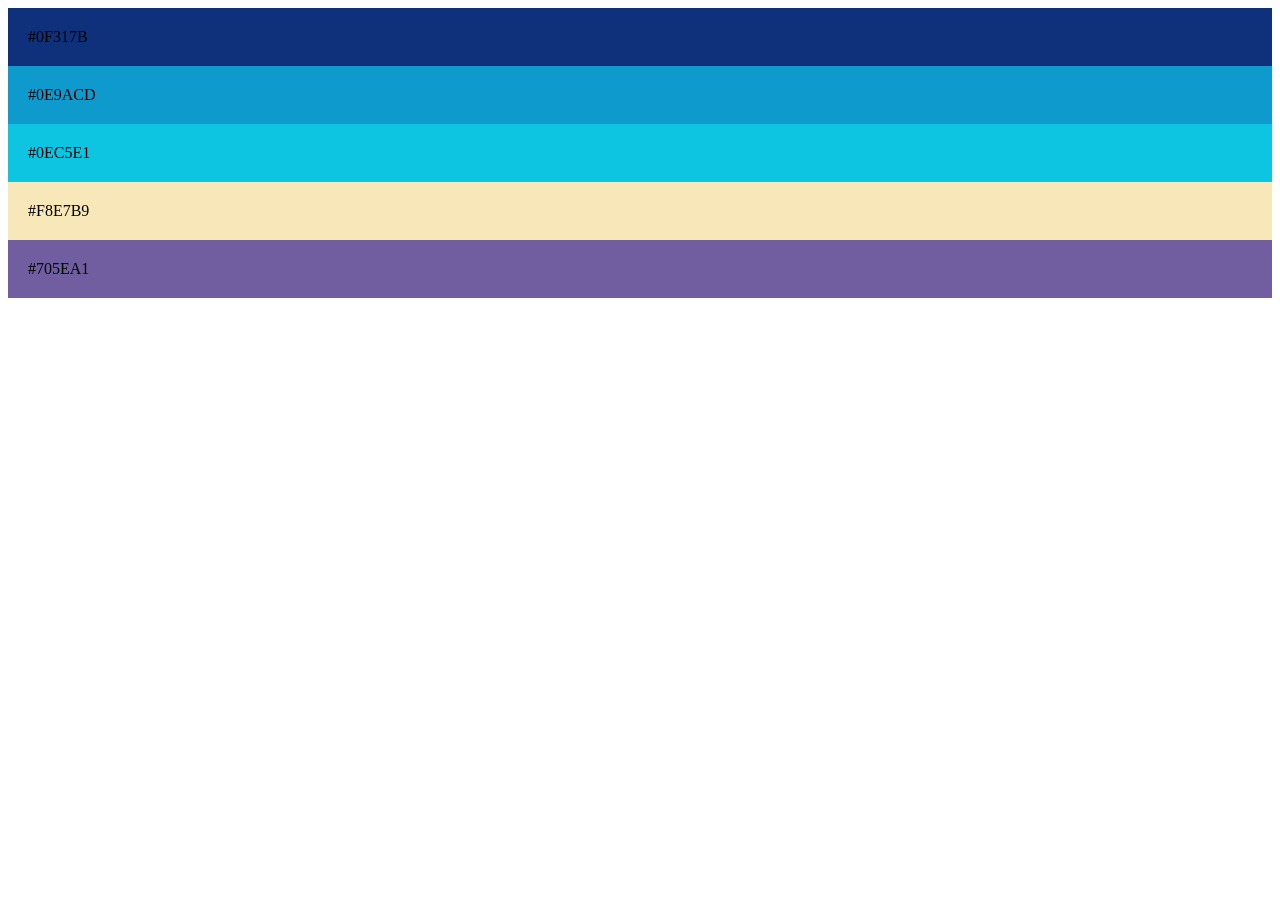
<file: styles/colors.html>
<!DOCTYPE html>
<html lang="en">
<head>
  <meta charset="UTF-8">
  <meta name="viewport" content="width=device-width, initial-scale=1.0">
  <title>Document</title>
  <style>
    div{
    padding: 20px 20px;
    }

    .a1{
      background-color: #0F317B;
    }
    .a2{
      background-color: #0E9ACD;
    }
    .a3{
      background-color: #0EC5E1;
    }
    .a4{
      background-color: #F8E7B9;
    }
    .a5{
      background-color: #705EA1; 
    }
  </style>
</head>
<body>

  <div class="a1">#0F317B</div>

  <div class="a2">#0E9ACD</div>

  <div class="a3">#0EC5E1</div>

  <div class="a4">#F8E7B9</div>

  <div class="a5">#705EA1</div>

</body>
</html>
</file>
<file: styles/login.css>
/* general code */

*{
  margin: 0;
  padding: 0;
  transition: background-color 0.3s, color 0.3s, border-color 0.3s;
}

body {
  background-color: #0F317B;
  background: linear-gradient(135deg, #0F317B 0%, #0E9ACD 50%, #0EC5E1 100%);
  background-attachment: fixed;
  margin: 0;
  min-height: 100vh;
}

@font-face {
  font-family: 'Genova';
  src: url('Genova.otf');
}

/* main content  */

.main {
  display: flex;
  justify-content: center;
  align-items: center;
  padding: 20px 10px;
  min-height: calc(100vh - 200px);
}

.page-container {
  display: flex;
  min-height: 100vh;
}

.info-side {
  flex: 1; 
  display: flex;
  flex-direction: column;
  justify-content: center;
  
  padding: 0 4% 0 12%; 
  color: #FFFFFF;
}

.login-side {
  flex: 1; 
  display: flex;
  
  justify-content: flex-start; 
  align-items: center;
  padding: 20px 20px 20px 4%; 
}

.info-title {
  font-family: 'Genova', sans-serif;
  font-size: 3rem;
  margin-bottom: 15px;
}

.info-description {
  font-size: 1.2rem;
  line-height: 1.5;
  margin-bottom: 30px;
  opacity: 0.95;
}

.info-features {
  list-style: none; 
  padding: 0;
}

.info-features li {
  background: rgba(255, 255, 255, 0.1); 
  margin-bottom: 15px;
  padding: 15px 20px;
  border-radius: 10px;
  border-left: 5px solid #0F317B; 
  font-size: 1.05rem;
  line-height: 1.4;
  box-shadow: 0 4px 15px rgba(0,0,0,0.05);
}

.login-container {
  width: 100%;
  max-width: 450px;
  border-radius: 30px;

  background: #FFFFFF;

  overflow: hidden;
  border: 2px solid black;
}

.login-header {
  background: var(--gradient-primary);
  color: var(--text-inverse);
  padding: 20px 10px;
  text-align: center;
}

.login-main-title {
  font-family: 'Genova';
  font-size: 1.5rem;
  margin-bottom: 4px;
  display: flex;
  align-items: center;
  justify-content: center;
  gap: 12px;
}

.login-subtitle {
  font-family: 'Genova';
  font-size: 1rem;
  opacity: 0.9;
}

/* form */
.login-form {
  padding: 25px;
}

.form-group {
  margin-bottom: 15px;
}

.form-label {
  display: flex;
  align-items: center;
  gap: 10px;
  font-weight: 600;
  margin-bottom: 8px;
  color: var(--text-primary);
  font-size: 16px;
  font-family: 'Genova';
}

.form-label i {
  color: var(--accent-color);
  font-size: 16px;
}

.form-input {
  width: 90%;
  padding: 12px 15px;
  border: 2px solid black;
  border-radius: 5px;
  font-size: 16px;
  background-color: rgb(189, 233, 245);
  color: var(--text-primary);
  transition: all 0.3s ease;
  font-family: 'Segoe UI', sans-serif;
}

.form-input:focus {
  outline: none;
  border-color: var(--accent-color);
}

.form-input::placeholder {
  color: var(--text-secondary);
}

/* container  password */
.password-container {
  position: relative;
}

.password-toggle {
  position: absolute;
  right: 15px;
  top: 50%;
  transform: translateY(-50%);
  background: none;
  border: none;
  cursor: pointer;
  color: var(--text-secondary);
  font-size: 18px;
  padding: 5px;
  border-radius: 4px;
  transition: all 0.3s ease;
}

.password-toggle:hover {
  color: var(--accent-color);
}

.password-toggle .fa-eye-slash {
  display: none;
}

/* form options */

.form-options {
  display: flex;
  justify-content: flex-end;
  margin-bottom: 20px;
}

.forgot-password {
  color: var(--accent-color);
  text-decoration: none;
  font-size: 14px;
  font-weight: 500;
  display: flex;
  align-items: center;
  gap: 6px;
  transition: all 0.3s ease;
  font-family: 'Segoe UI', sans-serif;
}

.forgot-password:hover {
  color: var(--accent-secondary);
  text-decoration: underline;
}

/* login button */

.login-btn {
  width: 100%;
  background: #0F317B;
  color: white;
  border: none;
  padding: 14px 20px;
  border-radius: 5px;
  font-size: 16px;
  font-weight: 600;
  cursor: pointer;
  transition: all 0.3s ease;
  display: flex;
  align-items: center;
  justify-content: center;
  gap: 10px;
  font-family: 'Genova';
  box-shadow: var(--shadow);
}

.login-btn:hover {
  background: #284175;
  transform: translateY(-2px);
}

.login-btn:active {
  transform: translateY(0);
}

/* registration section */

.register-link2{
  text-align: center;
  text-decoration: none;
  font-family: 'Genova';
}

.register-link2:hover{
  transform: translateY(-2px);
}

.register-link:hover{
  text-decoration: none;
}

.register-div{
  background: #0E8ACD;
  border: none;
  padding: 20px;

  border-radius: 5px;
}

.register-div:hover{
  background: #1b95d6;
  transform: translateY(-2px);
}

.register-label{
  color: white;
}

.register_button{
  background: #0E8ACD;
  box-shadow: var(--shadow);
  border-radius: 5px;
  padding: 20px;
  text-align: center;

  font-family: 'Genova';
  font-size: 18px;
  margin-bottom: 10px;
  color: white;
}

.register-section {
  padding: 0 30px 20px;
}

.register-card {
  background: var(--card-bg);
  border: 1px solid var(--border-color);
  border-radius: 5px;
  padding: 20px;
  text-align: center;
}

.register-text {
  font-family: 'Genova';
  font-size: 18px;
  margin-bottom: 10px;
  color: white;
}

.register-link {
  color: white;
  text-decoration: none;
  font-weight: 600;
  font-size: 16px;
  transition: all 0.3s ease;
  font-family: 'Genova';
}

.register-link:hover {
  color: white;
  text-decoration: underline;
}

/* more features */
.login-info {
  background: rgba(157, 178, 191, 0.1);
  border-top: 1px solid var(--border-color);
  padding: 15px 30px;
  text-align: center;
}

.info-text {
  font-size: 14px;
  color: var(--text-secondary);
  font-family: 'Genova';
  line-height: 1.5;
}

/* responsivite */

/* Lado Direito - Login */
.login-side {
  flex: 1; /* Ocupa os outros 50% da tela */
  display: flex;
  justify-content: center;
  align-items: center;
  padding: 20px;
}

/* 3. Responsividade (Celulares e Tablets) */
@media (max-width: 992px) {
  .page-container {
    flex-direction: column; /* Coloca os textos em cima e o login embaixo */
  }
  
  .info-side {
    padding: 40px 20px 20px;
    text-align: center;
  }
  
  .info-features li {
    text-align: left;
  }
}

@media (max-width: 1700px) {
  .header{
    height: 90px;
    background-color: var(--bg-header-footer); 
  }
  
  .icon {
    height: 65px;
  }
  
  .areas-text{
    font-size: 18px;
    color: var(--text-secondary); 
  }
  
  #login-size{
    font-size: 32px;
    color: var(--text-secondary); 
  }
  
  .theme-toggle{
    font-size: 22px;
    color: var(--text-secondary); 
  }
  
  .profile-icon-header{
    border-color: var(--border-color); 
  }
}

@media (max-width: 1400px) {
  .header{
    height: 85px;
    background-color: var(--bg-header-footer); 
  }
  
  .icon {
    height: 60px;
  }
  
  .areas-text{
    font-size: 16px;
    color: var(--text-secondary); 
  }
  
  #login-size{
    font-size: 30px;
    color: var(--text-secondary); 
  }
  
  .theme-toggle{
    font-size: 20px;
    color: var(--text-secondary); 
  }
}

@media (max-width: 1200px) {
  .header{
    height: 80px;
    background-color: var(--bg-header-footer); 
  }
  
  .icon {
    height: 75px;
  }
  
  .areas-text{
    font-size: 14px;
    color: var(--text-secondary); 
  }
  
  #login-size{
    font-size: 28px;
    color: var(--text-secondary); 
  }
  
  .theme-toggle{
    font-size: 18px;
    color: var(--text-secondary); 
  }
}

@media (max-width: 992px) {
  .header{
    height: 70px;
    background-color: var(--bg-header-footer); 
  }
  
  .icon {
    height: 65px;
  }
  
  .areas-text{
    font-size: 12px;
    color: var(--text-secondary); 
  }
  
  #login-size{
    font-size: 24px;
    color: var(--text-secondary); 
  }
  
  .theme-toggle{
    font-size: 16px;
    color: var(--text-secondary); 
  }
}

@media (max-width: 768px) {
  .header{
    height: 60px;
    background-color: var(--bg-header-footer); 
  }
  
  .icon {
    height: 55px;
  }
  
  .areas-text{
    font-size: 10px;
    color: var(--text-secondary); 
  }
  
  #login-size{
    font-size: 20px;
    color: var(--text-secondary); 
  }
  
  .theme-toggle{
    font-size: 14px;
    color: var(--text-secondary); 
  }
}

@media (max-width: 576px) {
  .header{
    height: 55px;
    background-color: var(--bg-header-footer); 
  }
  
  .icon {
    height: 50px;
  }
  
  .areas-text{
    font-size: 8px;
    color: var(--text-secondary); 
  }
  
  #login-size{
    font-size: 18px;
    color: var(--text-secondary); 
  }
  
  .theme-toggle{
    font-size: 13px;
    color: var(--text-secondary); 
  }
}

@media (max-width: 470px) {
  .header{
    height: 50px;
    background-color: var(--bg-header-footer); 
  }
  
  .icon {
    height: 45px;
  }
  
  .areas-text{
    font-size: 8px;
    color: var(--text-secondary); 
  }
  
  #login-size{
    font-size: 16px;
    color: var(--text-secondary); 
  }
  
  .theme-toggle{
    font-size: 12px;
    color: var(--text-secondary); 
  }
  
  /* hide text */
  .areas-text span {
    display: none;
  }
}

@media (max-width: 360px) {
  .header{
    height: 45px;
    background-color: var(--bg-header-footer); 
  }
  
  .icon {
    height: 40px;
  }
  
  .areas-text{
    font-size: 7px;
    color: var(--text-secondary); 
  }
  
  #login-size{
    font-size: 14px;
    color: var(--text-secondary); 
  }
  
  .theme-toggle{
    font-size: 11px;
    color: var(--text-secondary); 
  }
}
</file>
<file: styles/activities.css>
/* ==================================================
   IDENTIDADE VISUAL DO AMES
   Baseada na estilização da página de login
   ================================================== */

:root {
  --ames-blue-dark: #0F317B;
  --ames-blue: #0E8ACD;
  --ames-blue-light: #0E9ACD;
  --ames-cyan: #0EC5E1;
  --ames-input: rgb(189, 233, 245);
  --ames-white: #FFFFFF;
  --ames-text: #17213A;
  --ames-text-light: #63708A;
  --ames-border: #101828;
  --ames-success: #138A63;
  --ames-success-light: #DDF7EC;
  --ames-warning: #E28A16;
  --ames-warning-light: #FFF3D9;
  --ames-danger: #C83D4D;
  --ames-shadow: 0 16px 45px rgba(15, 49, 123, 0.18);
}

@font-face {
  font-family: "Genova";
  src: url("Genova.otf");
}

* {
  box-sizing: border-box;
}

body {
  min-height: 100vh;
  margin: 0;
  color: var(--ames-text);
  background-color: var(--ames-blue-dark);
  background:
    linear-gradient(
      135deg,
      var(--ames-blue-dark) 0%,
      var(--ames-blue-light) 52%,
      var(--ames-cyan) 100%
    );
  background-attachment: fixed;
  font-family: "Segoe UI", Arial, sans-serif;
}

/* ==================================================
   CONTEÚDO PRINCIPAL
   O header original não recebe nenhuma alteração
   ================================================== */

.activities-page {
  width: min(1480px, calc(100% - 40px));
  margin: 0 auto;
  padding: 42px 0 60px;
}

/* LOGO E TÍTULO DA PÁGINA */

.page-heading {
  display: flex;
  align-items: center;
  justify-content: space-between;
  gap: 30px;
  margin-bottom: 40px;
  color: #FFFFFF;
}

.page-brand {
  display: flex;
  align-items: center;
  gap: 26px;
}

/* Logo maior e sem caixa ao redor */

.page-icon-container {
  display: flex;
  flex-shrink: 0;
  align-items: center;
  justify-content: center;
  width: 105px;
  height: 105px;
  padding: 0;
  border: none;
  border-radius: 0;
  background: transparent;
  box-shadow: none;
}

.page-icon {
  display: block;
  width: 100%;
  height: 100%;
  object-fit: contain;
}

/* Textos ao lado do logo */

.page-brand-text {
  min-width: 0;
  color: #FFFFFF;
}

.page-brand-text .page-eyebrow {
  display: block;
  margin-bottom: 8px;
  color: #FFFFFF;
  font-size: 0.9rem;
  font-weight: 600;
  letter-spacing: 0.12em;
  opacity: 0.9;
}

.page-brand-text h1 {
  margin: 0 0 10px;
  color: #FFFFFF;
  font-size: clamp(2.1rem, 4vw, 3rem);
  line-height: 1.1;
}

.page-brand-text p {
  margin: 0;
  color: #FFFFFF;
  font-size: 1rem;
  line-height: 1.5;
  opacity: 0.9;
}

/* Espaço entre o título e os cartões */

.activities-summary {
  margin-top: 10px;
  margin-bottom: 22px;
}

.new-activity-btn {
  flex-shrink: 0;
  display: inline-flex;
  align-items: center;
  justify-content: center;
  gap: 10px;
  min-height: 48px;
  padding: 13px 22px;
  border: 2px solid var(--ames-border);
  border-radius: 8px;
  color: var(--ames-blue-dark);
  background: var(--ames-white);
  font-family: "Genova", "Segoe UI", sans-serif;
  font-size: 1rem;
  font-weight: 700;
  cursor: pointer;
  box-shadow: 0 8px 22px rgba(0, 0, 0, 0.14);
  transition:
    transform 0.2s ease,
    background-color 0.2s ease;
}

.new-activity-btn:hover {
  background: #EAFBFF;
  transform: translateY(-2px);
}

/* ==================================================
   RESUMO
   ================================================== */

.activities-summary {
  display: grid;
  grid-template-columns: repeat(3, minmax(0, 1fr));
  gap: 18px;
  margin-bottom: 22px;
}

.summary-card {
  display: flex;
  align-items: center;
  gap: 16px;
  min-height: 102px;
  padding: 20px;
  border: 2px solid var(--ames-border);
  border-radius: 18px;
  background: var(--ames-white);
  box-shadow: var(--ames-shadow);
}

.summary-icon {
  display: grid;
  flex-shrink: 0;
  width: 56px;
  height: 56px;
  place-items: center;
  border-radius: 15px;
  font-size: 1.4rem;
}

.total-icon {
  color: var(--ames-blue-dark);
  background: #DDE9FF;
}

.pending-icon {
  color: #995B08;
  background: var(--ames-warning-light);
}

.completed-icon {
  color: #087250;
  background: var(--ames-success-light);
}

.summary-card span {
  display: block;
  margin-bottom: 1px;
  color: var(--ames-text-light);
  font-size: 0.9rem;
  font-weight: 600;
}

.summary-card strong {
  display: block;
  font-family: "Genova", "Segoe UI", sans-serif;
  font-size: 1.85rem;
  line-height: 1;
}

/* ==================================================
   ÁREA DE TRABALHO
   ================================================== */

.activities-workspace {
  display: grid;
  grid-template-columns: minmax(330px, 0.8fr) minmax(600px, 1.7fr);
  align-items: start;
  gap: 22px;
}

.activity-form-card,
.activities-list-card {
  overflow: hidden;
  border: 2px solid var(--ames-border);
  border-radius: 24px;
  background: var(--ames-white);
  box-shadow: var(--ames-shadow);
}

.activity-form-card {
  position: sticky;
  top: 22px;
}

.card-heading {
  display: flex;
  align-items: center;
  gap: 14px;
  padding: 22px 24px;
  border-bottom: 1px solid #D4DDEC;
  background:
    linear-gradient(
      135deg,
      rgba(14, 138, 205, 0.14),
      rgba(14, 197, 225, 0.07)
    );
}

.card-heading-icon {
  display: grid;
  flex-shrink: 0;
  width: 46px;
  height: 46px;
  place-items: center;
  border-radius: 12px;
  color: var(--ames-white);
  background: var(--ames-blue-dark);
  font-size: 1.15rem;
}

.card-heading h2 {
  margin: 0 0 4px;
  color: var(--ames-blue-dark);
  font-family: "Genova", "Segoe UI", sans-serif;
  font-size: 1.25rem;
  font-weight: 700;
}

.card-heading p {
  margin: 0;
  color: var(--ames-text-light);
  font-size: 0.9rem;
  line-height: 1.4;
}

/* ==================================================
   FORMULÁRIO
   ================================================== */

.activity-form {
  padding: 24px;
}

.activity-form-grid {
  display: grid;
  grid-template-columns: repeat(2, minmax(0, 1fr));
  gap: 17px 14px;
}

.form-field {
  min-width: 0;
}

.full-field {
  grid-column: 1 / -1;
}

.form-field label {
  display: block;
  margin-bottom: 7px;
  color: var(--ames-text);
  font-family: "Genova", "Segoe UI", sans-serif;
  font-size: 0.91rem;
  font-weight: 700;
}

.optional-label {
  color: var(--ames-text-light);
  font-family: "Segoe UI", sans-serif;
  font-size: 0.78rem;
  font-weight: 400;
}

.form-field input,
.form-field textarea,
.form-field select {
  width: 100%;
  min-height: 46px;
  padding: 11px 13px;
  border: 2px solid var(--ames-border);
  border-radius: 6px;
  outline: none;
  color: var(--ames-text);
  background: var(--ames-input);
  font-family: "Segoe UI", Arial, sans-serif;
  font-size: 0.92rem;
  transition:
    border-color 0.2s ease,
    background-color 0.2s ease,
    box-shadow 0.2s ease;
}

.form-field textarea {
  min-height: 86px;
  resize: vertical;
}

.form-field input:focus,
.form-field textarea:focus,
.form-field select:focus {
  border-color: var(--ames-blue);
  background: #E9FAFF;
  box-shadow: 0 0 0 4px rgba(14, 138, 205, 0.15);
}

.form-field input::placeholder,
.form-field textarea::placeholder {
  color: #66758D;
}

.form-message {
  min-height: 22px;
  margin: 15px 0 5px;
  font-size: 0.88rem;
  font-weight: 600;
}

.form-message.error {
  color: var(--ames-danger);
}

.form-message.success {
  color: var(--ames-success);
}

.save-activity-btn {
  display: flex;
  align-items: center;
  justify-content: center;
  gap: 10px;
  width: 100%;
  min-height: 49px;
  padding: 13px 20px;
  border: none;
  border-radius: 6px;
  color: var(--ames-white);
  background: var(--ames-blue-dark);
  font-family: "Genova", "Segoe UI", sans-serif;
  font-size: 1rem;
  font-weight: 700;
  cursor: pointer;
  transition:
    transform 0.2s ease,
    background-color 0.2s ease;
}

.save-activity-btn:hover {
  background: #284175;
  transform: translateY(-2px);
}

/* ==================================================
   FILTROS
   ================================================== */

.filter-toolbar {
  display: grid;
  grid-template-columns: minmax(220px, 1fr) minmax(170px, 0.45fr);
  gap: 12px;
  padding: 18px 22px;
  border-bottom: 1px solid #DFE6F0;
}

.search-field {
  position: relative;
}

.search-field i {
  position: absolute;
  top: 50%;
  left: 14px;
  color: var(--ames-blue-dark);
  transform: translateY(-50%);
}

.search-field input,
.filter-toolbar select {
  width: 100%;
  min-height: 44px;
  border: 1px solid #A9B8CC;
  border-radius: 8px;
  outline: none;
  color: var(--ames-text);
  background: #F7FAFE;
  font-family: "Segoe UI", Arial, sans-serif;
}

.search-field input {
  padding: 10px 14px 10px 42px;
}

.filter-toolbar select {
  padding: 10px 12px;
}

.search-field input:focus,
.filter-toolbar select:focus {
  border-color: var(--ames-blue);
  box-shadow: 0 0 0 3px rgba(14, 138, 205, 0.13);
}

/* ==================================================
   LISTAS DE ATIVIDADES
   ================================================== */

.activity-columns {
  display: grid;
  grid-template-columns: repeat(2, minmax(0, 1fr));
  gap: 15px;
  padding: 20px;
  background: #F3F7FC;
}

.activity-panel {
  min-width: 0;
}

.panel-heading {
  display: flex;
  align-items: center;
  justify-content: space-between;
  margin-bottom: 12px;
  padding: 0 3px;
}

.panel-heading > div {
  display: flex;
  align-items: center;
  gap: 8px;
}

.panel-heading h3 {
  margin: 0;
  color: var(--ames-text);
  font-family: "Genova", "Segoe UI", sans-serif;
  font-size: 1rem;
  font-weight: 700;
}

.status-dot {
  width: 10px;
  height: 10px;
  border-radius: 50%;
}

.pending-dot {
  background: var(--ames-warning);
}

.completed-dot {
  background: var(--ames-success);
}

.panel-count {
  display: grid;
  min-width: 29px;
  height: 29px;
  padding: 0 8px;
  place-items: center;
  border-radius: 20px;
  color: var(--ames-white);
  background: var(--ames-blue-dark);
  font-size: 0.82rem;
  font-weight: 700;
}

.activity-list {
  display: grid;
  align-content: start;
  gap: 13px;
}

.activity-item {
  padding: 16px;
  border: 1px solid #C9D5E4;
  border-left: 5px solid var(--ames-warning);
  border-radius: 13px;
  background: var(--ames-white);
  box-shadow: 0 7px 20px rgba(15, 49, 123, 0.08);
}

.activity-item.is-completed {
  border-left-color: var(--ames-success);
  background: #F8FCFA;
}

.activity-item.is-completed h4 {
  color: #65746E;
  text-decoration: line-through;
}

.activity-item-top {
  display: flex;
  align-items: center;
  justify-content: space-between;
  gap: 8px;
  margin-bottom: 12px;
}

.activity-type-badge {
  display: inline-flex;
  align-items: center;
  gap: 6px;
  max-width: 72%;
  padding: 6px 9px;
  border-radius: 20px;
  font-size: 0.73rem;
  font-weight: 700;
}

.type-domestica {
  color: #285A41;
  background: #DFF3E8;
}

.type-compromisso {
  color: #284A8A;
  background: #E2EBFF;
}

.type-medicamento {
  color: #82414C;
  background: #FFE5E9;
}

.type-outro {
  color: #624A80;
  background: #EEE5F8;
}

.activity-status {
  color: var(--ames-text-light);
  font-size: 0.72rem;
  font-weight: 700;
}

.activity-item h4 {
  margin: 0 0 7px;
  color: var(--ames-blue-dark);
  font-family: "Genova", "Segoe UI", sans-serif;
  font-size: 1rem;
  line-height: 1.35;
}

.activity-description {
  margin: 0 0 14px;
  color: var(--ames-text-light);
  font-size: 0.84rem;
  line-height: 1.45;
}

.activity-dates {
  display: grid;
  gap: 8px;
  margin: 0 0 14px;
  padding: 12px;
  border-radius: 9px;
  background: #EFF5FA;
}

.activity-dates div {
  display: grid;
  grid-template-columns: minmax(86px, 0.7fr) 1fr;
  align-items: center;
  gap: 8px;
}

.activity-dates dt,
.activity-dates dd {
  margin: 0;
}

.activity-dates dt {
  display: flex;
  align-items: center;
  gap: 6px;
  color: var(--ames-text-light);
  font-size: 0.72rem;
  font-weight: 600;
}

.activity-dates dt i {
  width: 14px;
  color: var(--ames-blue);
  text-align: center;
}

.activity-dates dd {
  color: var(--ames-text);
  font-size: 0.76rem;
  font-weight: 700;
}

.status-button {
  display: flex;
  align-items: center;
  justify-content: center;
  gap: 7px;
  width: 100%;
  min-height: 39px;
  padding: 9px 11px;
  border: 1px solid var(--ames-blue-dark);
  border-radius: 7px;
  color: var(--ames-white);
  background: var(--ames-blue-dark);
  font-family: "Genova", "Segoe UI", sans-serif;
  font-size: 0.8rem;
  font-weight: 700;
  cursor: pointer;
  transition:
    transform 0.2s ease,
    background-color 0.2s ease;
}

.status-button:hover {
  background: #284175;
  transform: translateY(-1px);
}

.is-completed .status-button {
  color: var(--ames-success);
  border-color: #9BCBB9;
  background: var(--ames-success-light);
}

.is-completed .status-button:hover {
  color: var(--ames-white);
  background: var(--ames-success);
}

.empty-state {
  display: grid;
  min-height: 190px;
  padding: 30px 15px;
  place-items: center;
  align-content: center;
  gap: 12px;
  border: 2px dashed #B4C2D5;
  border-radius: 13px;
  color: var(--ames-text-light);
  background: rgba(255, 255, 255, 0.6);
  text-align: center;
}

.empty-state i {
  color: var(--ames-blue);
  font-size: 2rem;
  opacity: 0.7;
}

.empty-state p {
  max-width: 220px;
  margin: 0;
  font-size: 0.88rem;
  line-height: 1.4;
}

/* ==================================================
   RESPONSIVIDADE
   ================================================== */

@media (max-width: 1180px) {
  .activities-workspace {
    grid-template-columns: 1fr;
  }

  .activity-form-card {
    position: static;
  }
}

@media (max-width: 780px) {
  .activities-page {
    width: min(100% - 24px, 1480px);
    padding-top: 28px;
  }

  .page-heading {
    align-items: flex-start;
    flex-direction: column;
    gap: 18px;
  }

  .new-activity-btn {
    width: 100%;
  }

  .activities-summary {
    grid-template-columns: 1fr;
  }

  .summary-card {
    min-height: 84px;
  }

  .activity-columns {
    grid-template-columns: 1fr;
  }

  .filter-toolbar {
    grid-template-columns: 1fr;
  }
}

@media (max-width: 560px) {
  .activities-page {
    width: min(100% - 16px, 1480px);
    padding-bottom: 30px;
  }

  .page-heading h1 {
    font-size: 1.75rem;
  }

  .activity-form-card,
  .activities-list-card {
    border-radius: 18px;
  }

  .card-heading,
  .activity-form {
    padding: 18px;
  }

  .card-heading {
    align-items: flex-start;
  }

  .activity-form-grid {
    grid-template-columns: 1fr;
  }

  .full-field {
    grid-column: auto;
  }

  .activity-columns {
    padding: 14px;
  }

  .activity-item-top {
    align-items: flex-start;
    flex-direction: column;
  }

  .activity-type-badge {
    max-width: 100%;
  }

  .activity-dates div {
    grid-template-columns: 1fr;
    gap: 2px;
  }
}

@media (max-width: 560px) {
  .page-heading {
    align-items: flex-start;
    flex-direction: column;
    gap: 20px;
    margin-bottom: 30px;
  }

  .page-brand {
    align-items: flex-start;
    gap: 16px;
  }

  .page-icon-container {
    width: 78px;
    height: 78px;
  }

  .page-brand-text h1 {
    font-size: 1.8rem;
  }

  .page-brand-text p {
    font-size: 0.9rem;
  }

  .new-activity-btn {
    width: 100%;
  }
}
</file>
<file: styles/home.css>
@import url('https://fonts.googleapis.com/css2?family=Inter:wght@400;500;600;700&family=Sora:wght@400;600;700&display=swap');

* { box-sizing: border-box; }
html, body { margin: 0; min-height: 100%; }
:root {
  --ames-blue-dark: #0F317B;
  --ames-blue: #0E8ACD;
  --ames-blue-light: #0E9ACD;
  --ames-cyan: #0EC5E1;
  --ames-input: rgb(189, 233, 245);
  --ames-white: #FFFFFF;
  --ames-text: #17213A;
  --ames-text-light: #63708A;
  --ames-border: #101828;
  --ames-success: #138A63;
  --ames-success-light: #DDF7EC;
  --ames-warning: #E28A16;
  --ames-warning-light: #FFF3D9;
  --ames-danger: #C83D4D;
  --ames-shadow: 0 16px 45px rgba(15, 49, 123, 0.18);
}


body {
  min-height: 100vh;
  height: 1000px;
  margin: 0;
  color: var(--ames-text);
  background-color: var(--ames-blue-dark);
  background:
    linear-gradient(
      135deg,
      var(--ames-blue-dark) 0%,
      var(--ames-blue-light) 52%,
      var(--ames-cyan) 100%
    );
  background-attachment: fixed;
  font-family: "Segoe UI", Arial, sans-serif;
}


.ames-navbar { min-height: 86px; position: relative; z-index: 10; }
.ames-navbar .nav-link { font-size: 15px; font-weight: 500; transition: opacity .2s ease, transform .2s ease; }
.ames-navbar .nav-link:hover, .ames-navbar .nav-link.active { opacity: 1; transform: translateY(-1px); }

.home-page { min-height: calc(100vh - 86px); padding: 34px 28px 48px; }
.dashboard { width: min(1140px, 100%); margin: 0 auto; }

.welcome-card { min-height: 156px; padding: 30px 34px; border-radius: 25px; background: rgba(255,255,255,.96); box-shadow: 0 16px 32px rgba(0,0,0,.15); display:flex; align-items:center; justify-content:space-between; }
.eyebrow, .section-label { display:block; color:#168da5; font-size:11px; font-weight:700; letter-spacing:1.7px; margin-bottom:8px; }
.welcome-card h1 { font-family:'Sora',sans-serif; font-size:34px; margin:0 0 8px; font-weight:700; }
.welcome-card p { margin:0; color:#687786; font-size:14px; }
.profile-circle { width:62px; height:62px; border-radius:50%; background:#0a5b85; color:#fff; display:grid; place-items:center; font-size:25px; box-shadow:0 8px 18px rgba(10,91,133,.25); }

.stats-grid { display:grid; grid-template-columns:repeat(3,1fr); gap:20px; margin:20px 0; }
.stat-card { min-height:108px; border-radius:22px; padding:22px; display:flex; align-items:center; gap:17px; box-shadow:0 14px 28px rgba(0,0,0,.11); }
.stat-card.cyan { background:#ffffff; } .stat-card.yellow { background:#ffffc9; } .stat-card.pink { background:#ffc9c9; }
.stat-icon { width:50px; height:50px; border-radius:15px; background:rgba(255,255,255,.7); display:grid; place-items:center; font-size:21px; }
.stat-card strong { display:block; font-family:'Sora',sans-serif; font-size:27px; line-height:1; } .stat-card span { color:#536273; font-size:12px; }

.content-grid { display:grid; grid-template-columns:1.35fr .9fr; gap:20px; }
.panel, .bottom-panel { background:#fff; border-radius:24px; box-shadow:0 16px 32px rgba(0,0,0,.14); }
.panel { padding:26px; }
.panel-heading { display:flex; justify-content:space-between; align-items:flex-start; margin-bottom:18px; }
.panel-heading h2, .bottom-panel h2 { font-family:'Sora',sans-serif; font-size:21px; margin:0; font-weight:700; }
.panel-heading a { color:#0b7893; text-decoration:none; font-size:12px; font-weight:700; margin-top:4px; }
.panel-heading i { color:#7b8994; }

.activity-row { display:flex; align-items:center; gap:14px; padding:14px 0; border-top:1px solid #edf1f3; }
.activity-icon { width:44px; height:44px; border-radius:14px; display:grid; place-items:center; font-size:18px; }
.activity-icon.market { background:#c9fff8; } .activity-icon.doctor { background:#ffffc9; } .activity-icon.work { background:#ffc9c9; }
.activity-info { flex:1; min-width:0; } .activity-info strong { display:block; font-size:14px; } .activity-info span { display:block; color:#84919b; font-size:11px; margin-top:3px; }
.time { background:#eef7f9; color:#0b7893; border-radius:20px; padding:6px 10px; font-size:11px; font-weight:700; }

.reminder-box { background:linear-gradient(135deg,#e7fbff,#f5ffff); border-radius:19px; padding:20px; display:flex; gap:15px; align-items:center; margin-bottom:15px; }
.calendar { width:54px; height:62px; background:#0a5b85; border-radius:13px; color:#fff; text-align:center; display:flex; flex-direction:column; justify-content:center; flex:0 0 54px; }
.calendar strong { font-size:23px; line-height:1; } .calendar span { font-size:9px; letter-spacing:1px; margin-top:4px; }
.reminder-box strong { font-size:14px; } .reminder-box p { margin:4px 0; color:#0b7893; font-size:12px; font-weight:600; } .reminder-box small { color:#7b8994; font-size:10px; }
.location-button { display:block; text-align:center; padding:11px; border-radius:13px; background:#0a5b85; color:#fff; text-decoration:none; font-size:12px; font-weight:700; }

.bottom-panel { margin-top:20px; padding:24px 26px; display:flex; align-items:center; justify-content:space-between; gap:25px; }
.bottom-panel h2 { font-size:19px; }
.quick-actions { display:flex; gap:10px; }
.quick-actions a { min-width:120px; padding:13px 14px; border-radius:15px; background:#f2f8fa; color:#0a2540; text-decoration:none; display:flex; align-items:center; gap:9px; font-size:11px; font-weight:700; }
.quick-actions a i { color:#0b7893; font-size:16px; }

@media(max-width:850px) { .content-grid { grid-template-columns:1fr; } .bottom-panel { align-items:flex-start; flex-direction:column; } .quick-actions { width:100%; } .quick-actions a { flex:1; } }
@media(max-width:650px) { .home-page { padding:22px 14px 35px; } .stats-grid { grid-template-columns:1fr; } .welcome-card { padding:24px; } .welcome-card h1 { font-size:27px; } .quick-actions { flex-direction:column; } .ames-navbar .nav-link { font-size:11px; padding-left:4px; padding-right:4px; } .ames-navbar .nav-link i { display:block; margin:0 0 3px !important; } }
</file>
<file: styles/location.css>
:root {
  --ames-blue-dark: #0F317B;
  --ames-blue: #0E8ACD;
  --ames-blue-light: #0E9ACD;
  --ames-cyan: #0EC5E1;
  --ames-input: rgb(189, 233, 245);
  --ames-white: #FFFFFF;
  --ames-text: #17213A;
  --ames-text-light: #63708A;
  --ames-border: #101828;
  --ames-success: #138A63;
  --ames-success-light: #DDF7EC;
  --ames-warning: #E28A16;
  --ames-warning-light: #FFF3D9;
  --ames-danger: #C83D4D;
  --ames-danger-light: #FFE7EA;
  --ames-shadow: 0 16px 45px rgba(15, 49, 123, 0.18);
}

@font-face {
  font-family: "Genova";
  src: url("Genova.otf");
}

* {
  box-sizing: border-box;
}

body {
  min-height: 100vh;
  height: 1000px;
  margin: 0;
  color: var(--ames-text);
  background-color: var(--ames-blue-dark);
  background:
    linear-gradient(
      135deg,
      var(--ames-blue-dark) 0%,
      var(--ames-blue-light) 52%,
      var(--ames-cyan) 100%
    );
  background-attachment: fixed;
  font-family: "Segoe UI", Arial, sans-serif;
}

.ames-navbar {
    min-height: 86px;
    position: relative;
    z-index: 10;
}

.ames-navbar .nav-link {
    font-size: 15px;
    font-weight: 500;
    transition: opacity .2s ease, transform .2s ease;
}

.ames-navbar .nav-link:hover,
.ames-navbar .nav-link.active {
    opacity: 1;
    transform: translateY(-1px);
}

.location-page {
    min-height: calc(100vh - 86px);
    padding: 42px 28px 55px;
}

.location-content {
    width: min(1140px, 100%);
    margin: 0 auto;
    display: grid;
    grid-template-columns: 356px minmax(0, 1fr);
    gap: 34px;
    align-items: start;
}

.left-panel,
.right-panel {
    background: #fff;
    border-radius: 24px;
    box-shadow: 0 16px 32px rgba(0, 0, 0, .15);
}

.left-panel {
    padding: 34px 34px 30px;
    min-height: 510px;
}

.left-panel h1 {
    margin: 0 0 30px;
    font-family: 'Sora', sans-serif;
    font-size: 32px;
    line-height: 1.15;
    font-weight: 700;
}

.task-card {
    min-height: 114px;
    border-radius: 24px;
    padding: 22px 20px;
    margin-bottom: 26px;
    display: flex;
    align-items: center;
    gap: 18px;
    cursor: pointer;
    box-shadow: 0 16px 32px rgba(0, 0, 0, .12);
    transition: transform .2s ease, box-shadow .2s ease, outline .2s ease;
}

.task-card:last-child { margin-bottom: 0; }
.task-card:hover { transform: translateY(-2px); box-shadow: 0 18px 34px rgba(0,0,0,.17); }
.task-card.selected { outline: 3px solid rgba(10,37,64,.28); }
.task-card[hidden] { display: none; }

.task-card.market { background: #c9fff8; }
.task-card.doctor { background: #ffffc9; }
.task-card.work { background: #ffc9c9; }

.task-icon {
    width: 52px;
    height: 52px;
    flex: 0 0 52px;
    border-radius: 16px;
    display: grid;
    place-items: center;
    background: rgba(255,255,255,.75);
    font-size: 22px;
}

.task-card h2 {
    margin: 0 0 6px;
    font-family: 'Sora', sans-serif;
    font-size: 19px;
    line-height: 1.2;
    font-weight: 700;
    color: #000;
}

.task-card p {
    margin: 0;
    color: #536273;
    font-size: 13px;
    line-height: 1.35;
}

.right-panel {
    padding: 34px;
    min-height: 510px;
}

.page-title {
    margin: 0 0 28px;
    font-family: 'Sora', sans-serif;
    color: #fff;
    font-size: 48px;
    line-height: 1.05;
    font-weight: 700;
    position: relative;
    z-index: 2;
    /* The title visually sits above the white content panel in the original Figma layout. */
}

/* Keep the title readable against the blue gradient while the panel starts below it. */
.right-panel {
    background: transparent;
    box-shadow: none;
    padding: 0;
}

.search-box {
    height: 50px;
    width: 100%;
    border-radius: 24px;
    background: rgba(255,255,255,.78);
    box-shadow: 0 16px 32px rgba(0,0,0,.10);
    display: flex;
    align-items: center;
    padding: 0 16px;
    gap: 10px;
    margin-bottom: 18px;
    position: relative;
    z-index: 2;
}

.search-label {
    font-family: 'Sora', sans-serif;
    font-size: 22px;
    font-weight: 700;
    color: #808080;
    white-space: nowrap;
}

.search-box input {
    border: 0;
    outline: 0;
    background: transparent;
    min-width: 0;
    width: 100%;
    font-family: 'Sora', sans-serif;
    font-size: 17px;
    font-weight: 600;
    color: #555;
}

.search-box input::placeholder { color: #aaa; opacity: 1; }
.search-box > i { color: #777; }

.map-card {
    width: 100%;
    height: 311px;
    border: 5px solid #0a2540;
    border-radius: 20px;
    overflow: hidden;
    background: #dce9ef;
    box-shadow: 0 16px 32px rgba(0,0,0,.12);
}

.map-card img {
    display: block;
    width: 100%;
    height: 100%;
    object-fit: cover;
}

@media (max-width: 950px) {
    .location-content { grid-template-columns: 1fr; max-width: 720px; }
    .left-panel { min-height: auto; }
    .page-title { font-size: 38px; }
}

@media (max-width: 600px) {
    .ames-navbar .container { padding: 0 6px; }
    .ames-navbar .nav-link { font-size: 11px; padding-left: 4px; padding-right: 4px; }
    .ames-navbar .nav-link i { display: block; margin: 0 0 3px !important; }
    .location-page { padding: 24px 14px 40px; }
    .left-panel { padding: 25px 20px; }
    .right-panel { padding: 0; }
    .page-title { font-size: 30px; margin-bottom: 20px; }
    .search-box { height: auto; min-height: 50px; padding: 10px 14px; flex-wrap: wrap; }
    .search-label { font-size: 18px; }
    .search-box input { font-size: 15px; }
    .map-card { height: 260px; }
}
</file>
<file: styles/notification.css>
:root {
  --ames-blue-dark: #0F317B;
  --ames-blue: #0E8ACD;
  --ames-blue-light: #0E9ACD;
  --ames-cyan: #0EC5E1;
  --ames-input: rgb(189, 233, 245);
  --ames-white: #FFFFFF;
  --ames-text: #17213A;
  --ames-text-light: #63708A;
  --ames-border: #101828;
  --ames-success: #138A63;
  --ames-success-light: #DDF7EC;
  --ames-warning: #E28A16;
  --ames-warning-light: #FFF3D9;
  --ames-danger: #C83D4D;
  --ames-danger-light: #FFE7EA;
  --ames-shadow: 0 16px 45px rgba(15, 49, 123, 0.18);
}

@font-face {
  font-family: "Genova";
  src: url("Genova.otf");
}

* {
  box-sizing: border-box;
}

body {
  min-height: 100vh;
  margin: 0;
  color: var(--ames-text);
  background-color: var(--ames-blue-dark);
  background:
    linear-gradient(
      135deg,
      var(--ames-blue-dark) 0%,
      var(--ames-blue-light) 52%,
      var(--ames-cyan) 100%
    );
  background-attachment: fixed;
  font-family: "Segoe UI", Arial, sans-serif;
}

/* CONTEÚDO PRINCIPAL */

.notifications-page {
  width: min(1480px, calc(100% - 40px));
  margin: 0 auto;
  padding: 42px 0 60px;
}

.page-heading {
  display: flex;
  align-items: center;
  justify-content: space-between;
  gap: 30px;
  margin-bottom: 28px;
  color: var(--ames-white);
}

.page-eyebrow {
  display: block;
  margin-bottom: 5px;
  font-family: "Genova", "Segoe UI", sans-serif;
  font-size: 0.85rem;
  font-weight: 700;
  letter-spacing: 0.12em;
  text-transform: uppercase;
  opacity: 0.85;
}

.page-heading h1 {
  display: flex;
  align-items: center;
  gap: 13px;
  margin: 0 0 8px;
  font-family: "Genova", "Segoe UI", sans-serif;
  font-size: clamp(2rem, 4vw, 3rem);
  font-weight: 700;
}

.page-heading p {
  margin: 0;
  font-size: 1.05rem;
  opacity: 0.92;
}

.new-reminder-btn {
  flex-shrink: 0;
  display: inline-flex;
  align-items: center;
  justify-content: center;
  gap: 10px;
  min-height: 48px;
  padding: 13px 22px;
  border: 2px solid var(--ames-border);
  border-radius: 8px;
  color: var(--ames-blue-dark);
  background: var(--ames-white);
  font-family: "Genova", "Segoe UI", sans-serif;
  font-size: 1rem;
  font-weight: 700;
}

/* RESUMO */

.reminders-summary {
  display: grid;
  grid-template-columns: repeat(3, minmax(0, 1fr));
  gap: 18px;
  margin-bottom: 22px;
}

.summary-card {
  display: flex;
  align-items: center;
  gap: 16px;
  min-height: 102px;
  padding: 20px;
  border: 2px solid var(--ames-border);
  border-radius: 18px;
  background: var(--ames-white);
  box-shadow: var(--ames-shadow);
}

.summary-icon {
  display: grid;
  flex-shrink: 0;
  width: 56px;
  height: 56px;
  place-items: center;
  border-radius: 15px;
  font-size: 1.4rem;
}

.total-icon {
  color: var(--ames-blue-dark);
  background: #DDE9FF;
}

.scheduled-icon {
  color: #995B08;
  background: var(--ames-warning-light);
}

.sent-icon {
  color: #087250;
  background: var(--ames-success-light);
}

.summary-card span {
  display: block;
  margin-bottom: 1px;
  color: var(--ames-text-light);
  font-size: 0.9rem;
  font-weight: 600;
}

.summary-card strong {
  display: block;
  font-family: "Genova", "Segoe UI", sans-serif;
  font-size: 1.85rem;
  line-height: 1;
}

/* ÁREA DE TRABALHO */

.reminders-workspace {
  display: grid;
  grid-template-columns: minmax(330px, 0.8fr) minmax(600px, 1.7fr);
  align-items: start;
  gap: 22px;
}

.reminder-form-card,
.reminders-list-card {
  overflow: hidden;
  border: 2px solid var(--ames-border);
  border-radius: 24px;
  background: var(--ames-white);
  box-shadow: var(--ames-shadow);
}

.reminder-form-card {
  position: sticky;
  top: 22px;
}

.card-heading {
  display: flex;
  align-items: center;
  gap: 14px;
  padding: 22px 24px;
  border-bottom: 1px solid #D4DDEC;
  background:
    linear-gradient(
      135deg,
      rgba(14, 138, 205, 0.14),
      rgba(14, 197, 225, 0.07)
    );
}

.card-heading-icon {
  display: grid;
  flex-shrink: 0;
  width: 46px;
  height: 46px;
  place-items: center;
  border-radius: 12px;
  color: var(--ames-white);
  background: var(--ames-blue-dark);
  font-size: 1.15rem;
}

.card-heading h2 {
  margin: 0 0 4px;
  color: var(--ames-blue-dark);
  font-family: "Genova", "Segoe UI", sans-serif;
  font-size: 1.25rem;
  font-weight: 700;
}

.card-heading p {
  margin: 0;
  color: var(--ames-text-light);
  font-size: 0.9rem;
  line-height: 1.4;
}

/* FORMULÁRIO */

.reminder-form {
  padding: 24px;
}

.reminder-form-grid {
  display: grid;
  grid-template-columns: repeat(2, minmax(0, 1fr));
  gap: 17px 14px;
}

.form-field {
  min-width: 0;
}

.full-field {
  grid-column: 1 / -1;
}

.form-field label {
  display: block;
  margin-bottom: 7px;
  color: var(--ames-text);
  font-family: "Genova", "Segoe UI", sans-serif;
  font-size: 0.91rem;
  font-weight: 700;
}

.optional-label {
  color: var(--ames-text-light);
  font-family: "Segoe UI", sans-serif;
  font-size: 0.78rem;
  font-weight: 400;
}

.form-field input,
.form-field textarea,
.form-field select {
  width: 100%;
  min-height: 46px;
  padding: 11px 13px;
  border: 2px solid var(--ames-border);
  border-radius: 6px;
  outline: none;
  color: var(--ames-text);
  background: var(--ames-input);
  font-family: "Segoe UI", Arial, sans-serif;
  font-size: 0.92rem;
  transition:
    border-color 0.2s ease,
    background-color 0.2s ease,
    box-shadow 0.2s ease;
}

.form-field textarea {
  min-height: 86px;
  resize: vertical;
}

.form-field input:focus,
.form-field textarea:focus,
.form-field select:focus {
  border-color: var(--ames-blue);
  background: #E9FAFF;
  box-shadow: 0 0 0 4px rgba(14, 138, 205, 0.15);
}

.field-help {
  display: block;
  margin-top: 6px;
  color: var(--ames-text-light);
  font-size: 0.75rem;
  line-height: 1.35;
}

.activity-preview {
  display: flex;
  align-items: flex-start;
  gap: 12px;
  margin: 18px 0;
  padding: 14px;
  border-left: 4px solid var(--ames-blue);
  border-radius: 8px;
  color: var(--ames-blue-dark);
  background: #EAF8FC;
}

.activity-preview > i {
  margin-top: 3px;
}

.activity-preview strong {
  display: block;
  margin-bottom: 2px;
  font-size: 0.86rem;
}

.activity-preview p {
  margin: 0;
  color: var(--ames-text-light);
  font-size: 0.78rem;
  line-height: 1.4;
}

.save-reminder-btn {
  display: flex;
  align-items: center;
  justify-content: center;
  gap: 10px;
  width: 100%;
  min-height: 49px;
  padding: 13px 20px;
  border: none;
  border-radius: 6px;
  color: var(--ames-white);
  background: var(--ames-blue-dark);
  font-family: "Genova", "Segoe UI", sans-serif;
  font-size: 1rem;
  font-weight: 700;
}

.backend-message {
  margin: 10px 0 0;
  color: var(--ames-text-light);
  font-size: 0.73rem;
  line-height: 1.4;
  text-align: center;
}

/* FILTROS */

.filter-toolbar {
  display: grid;
  grid-template-columns: minmax(220px, 1fr) minmax(170px, 0.4fr);
  gap: 12px;
  padding: 18px 22px;
  border-bottom: 1px solid #DFE6F0;
}

.search-field {
  position: relative;
}

.search-field i {
  position: absolute;
  top: 50%;
  left: 14px;
  color: var(--ames-blue-dark);
  transform: translateY(-50%);
}

.search-field input,
.filter-toolbar select {
  width: 100%;
  min-height: 44px;
  border: 1px solid #A9B8CC;
  border-radius: 8px;
  outline: none;
  color: var(--ames-text);
  background: #F7FAFE;
  font-family: "Segoe UI", Arial, sans-serif;
}

.search-field input {
  padding: 10px 14px 10px 42px;
}

.filter-toolbar select {
  padding: 10px 12px;
}

.search-field input:focus,
.filter-toolbar select:focus {
  border-color: var(--ames-blue);
  box-shadow: 0 0 0 3px rgba(14, 138, 205, 0.13);
}

/* LISTAS */

.reminder-columns {
  display: grid;
  grid-template-columns: repeat(2, minmax(0, 1fr));
  gap: 15px;
  padding: 20px;
  background: #F3F7FC;
}

.reminder-panel {
  min-width: 0;
}

.panel-heading {
  display: flex;
  align-items: center;
  justify-content: space-between;
  margin-bottom: 12px;
  padding: 0 3px;
}

.panel-heading > div {
  display: flex;
  align-items: center;
  gap: 8px;
}

.panel-heading h3 {
  margin: 0;
  color: var(--ames-text);
  font-family: "Genova", "Segoe UI", sans-serif;
  font-size: 1rem;
  font-weight: 700;
}

.status-dot {
  width: 10px;
  height: 10px;
  border-radius: 50%;
}

.scheduled-dot {
  background: var(--ames-warning);
}

.sent-dot {
  background: var(--ames-success);
}

.panel-count {
  display: grid;
  min-width: 29px;
  height: 29px;
  padding: 0 8px;
  place-items: center;
  border-radius: 20px;
  color: var(--ames-white);
  background: var(--ames-blue-dark);
  font-size: 0.82rem;
  font-weight: 700;
}

.reminder-list {
  display: grid;
  align-content: start;
  gap: 13px;
}

.reminder-item {
  padding: 16px;
  border: 1px solid #C9D5E4;
  border-left: 5px solid var(--ames-warning);
  border-radius: 13px;
  background: var(--ames-white);
  box-shadow: 0 7px 20px rgba(15, 49, 123, 0.08);
}

.reminder-item.is-sent {
  border-left-color: var(--ames-success);
  background: #F8FCFA;
}

.reminder-item-top {
  display: flex;
  align-items: center;
  justify-content: space-between;
  gap: 10px;
  margin-bottom: 12px;
}

.reminder-status {
  display: inline-flex;
  align-items: center;
  gap: 6px;
  padding: 6px 9px;
  border-radius: 20px;
  font-size: 0.73rem;
  font-weight: 700;
}

.scheduled-status {
  color: #995B08;
  background: var(--ames-warning-light);
}

.sent-status {
  color: #087250;
  background: var(--ames-success-light);
}

.reminder-date {
  color: var(--ames-text-light);
  font-size: 0.75rem;
  font-weight: 700;
}

.reminder-item h4 {
  margin: 0 0 7px;
  color: var(--ames-blue-dark);
  font-family: "Genova", "Segoe UI", sans-serif;
  font-size: 1rem;
  line-height: 1.35;
}

.reminder-observation {
  margin: 0 0 14px;
  color: var(--ames-text-light);
  font-size: 0.84rem;
  line-height: 1.45;
}

.reminder-information {
  display: grid;
  gap: 9px;
  margin-bottom: 14px;
  padding: 12px;
  border-radius: 9px;
  background: #EFF5FA;
}

.reminder-information > div {
  display: flex;
  align-items: center;
  gap: 10px;
}

.reminder-information > div > i {
  display: grid;
  flex-shrink: 0;
  width: 29px;
  height: 29px;
  place-items: center;
  border-radius: 8px;
  color: var(--ames-blue-dark);
  background: #DDE9FF;
  font-size: 0.78rem;
}

.reminder-information span {
  min-width: 0;
}

.reminder-information small,
.reminder-information strong {
  display: block;
}

.reminder-information small {
  margin-bottom: 1px;
  color: var(--ames-text-light);
  font-size: 0.67rem;
}

.reminder-information strong {
  color: var(--ames-text);
  font-size: 0.76rem;
}

.reminder-actions {
  display: grid;
  grid-template-columns: repeat(2, minmax(0, 1fr));
  gap: 8px;
}

.secondary-action-btn,
.danger-action-btn {
  display: flex;
  align-items: center;
  justify-content: center;
  gap: 7px;
  min-height: 38px;
  padding: 8px;
  border-radius: 7px;
  font-family: "Genova", "Segoe UI", sans-serif;
  font-size: 0.77rem;
  font-weight: 700;
}

.secondary-action-btn {
  border: 1px solid var(--ames-blue-dark);
  color: var(--ames-blue-dark);
  background: #E7EFFF;
}

.danger-action-btn {
  border: 1px solid #DEA3AA;
  color: var(--ames-danger);
  background: var(--ames-danger-light);
}

/* ELEMENTOS QUE DEPENDEM DO BACKEND */

/* ANIMAÇÕES DOS BOTÕES */

.new-reminder-btn,
.save-reminder-btn,
.secondary-action-btn,
.danger-action-btn {
  cursor: pointer;

  transition:
    transform 0.2s ease,
    background-color 0.2s ease,
    color 0.2s ease,
    border-color 0.2s ease,
    box-shadow 0.2s ease;
}

/* Novo lembrete */

.new-reminder-btn:hover {
  background: #EAFBFF;
  transform: translateY(-2px);
  box-shadow: 0 10px 24px rgba(0, 0, 0, 0.16);
}

/* Cadastrar lembrete */

.save-reminder-btn:hover {
  background: #284175;
  transform: translateY(-2px);
  box-shadow: 0 8px 18px rgba(15, 49, 123, 0.25);
}

/* Editar e reagendar */

.secondary-action-btn:hover {
  color: #FFFFFF;
  border-color: #0F317B;
  background: #0F317B;
  transform: translateY(-2px);
}

/* Cancelar e excluir */

.danger-action-btn:hover {
  color: #FFFFFF;
  border-color: #C83D4D;
  background: #C83D4D;
  transform: translateY(-2px);
}

/* Efeito ao pressionar */

.new-reminder-btn:active,
.save-reminder-btn:active,
.secondary-action-btn:active,
.danger-action-btn:active {
  transform: translateY(0) scale(0.98);
}

/* RESPONSIVIDADE */

@media (max-width: 1180px) {
  .reminders-workspace {
    grid-template-columns: 1fr;
  }

  .reminder-form-card {
    position: static;
  }
}

@media (max-width: 780px) {
  .notifications-page {
    width: min(100% - 24px, 1480px);
    padding-top: 28px;
  }

  .page-heading {
    align-items: flex-start;
    flex-direction: column;
    gap: 18px;
  }

  .new-reminder-btn {
    width: 100%;
  }

  .reminders-summary {
    grid-template-columns: 1fr;
  }

  .summary-card {
    min-height: 84px;
  }

  .filter-toolbar,
  .reminder-columns {
    grid-template-columns: 1fr;
  }
}

@media (max-width: 560px) {
  .notifications-page {
    width: min(100% - 16px, 1480px);
    padding-bottom: 30px;
  }

  .page-heading h1 {
    font-size: 1.75rem;
  }

  .reminder-form-card,
  .reminders-list-card {
    border-radius: 18px;
  }

  .card-heading,
  .reminder-form {
    padding: 18px;
  }

  .card-heading {
    align-items: flex-start;
  }

  .reminder-form-grid {
    grid-template-columns: 1fr;
  }

  .full-field {
    grid-column: auto;
  }

  .reminder-columns {
    padding: 14px;
  }

  .reminder-actions {
    grid-template-columns: 1fr;
  }
}

.page-heading {
  margin-bottom: 40px;
}

.page-brand {
  display: flex;
  align-items: center;
  gap: 26px;
}

/* Logo maior e sem caixa ao redor */

.page-icon-container {
  display: flex;
  flex-shrink: 0;
  align-items: center;
  justify-content: center;
  width: 105px;
  height: 105px;
  padding: 0;
  border: none;
  border-radius: 0;
  background: transparent;
  box-shadow: none;
}

.page-icon {
  display: block;
  width: 100%;
  height: 100%;
  object-fit: contain;
}

/* Textos ao lado do logo */

.page-brand-text {
  min-width: 0;
  color: #FFFFFF;
}

.page-brand-text .page-eyebrow {
  display: block;
  margin-bottom: 8px;
  color: #FFFFFF;
  font-size: 0.9rem;
  font-weight: 600;
  letter-spacing: 0.12em;
  opacity: 0.9;
}

.page-brand-text h1 {
  margin: 0 0 10px;
  color: #FFFFFF;
  font-size: clamp(2.1rem, 4vw, 3rem);
  line-height: 1.1;
}

.page-brand-text p {
  margin: 0;
  color: #FFFFFF;
  font-size: 1rem;
  line-height: 1.5;
  opacity: 0.9;
}

/* Aumenta o espaço antes dos cartões */

.reminders-summary {
  margin-top: 10px;
  margin-bottom: 22px;
}

@media (max-width: 560px) {
  .page-heading {
    align-items: flex-start;
    flex-direction: column;
    gap: 20px;
    margin-bottom: 30px;
  }

  .page-brand {
    align-items: flex-start;
    gap: 16px;
  }

  .page-icon-container {
    width: 78px;
    height: 78px;
  }

  .page-brand-text h1 {
    font-size: 1.8rem;
  }

  .page-brand-text p {
    font-size: 0.9rem;
  }

  .new-activity-btn {
    width: 100%;
  }
}
</file>
<file: styles/register.css>
/* general code */
* {
  margin: 0;
  padding: 0;
  box-sizing: border-box;
  transition: background-color 0.3s, color 0.3s, border-color 0.3s;
}

body {
  background-color: #0F317B;
  background: linear-gradient(135deg, #0F317B 0%, #0E9ACD 50%, #0EC5E1 100%);
  background-attachment: fixed;
  margin: 0;
  min-height: 100vh;
}

@font-face {
  font-family: 'Genova';
  src: url('Genova.otf');
}

/* main content */

.main {
  display: flex;
  justify-content: center;
  align-items: center;
  padding: 20px 10px;
  min-height: calc(100vh - 240px);
}

.register-container {
  width: 100%;
  max-width: 600px;
  background-color: #FFFFFF;
  border-radius: 30px;
  overflow: hidden;
  border: 2px solid black;
}

.register-header {
  background: var(--gradient-primary);
  color: var(--text-inverse);
  padding: 15px 10px;
  text-align: center;
}

.register-main-title {
  font-family: 'Genova';
  font-size: 2rem;
  margin-bottom: 10px;
  display: flex;
  align-items: center;
  justify-content: center;
  gap: 12px;
}

.register-subtitle {
  font-size: 1rem;
  opacity: 0.9;
  font-family: 'Genova';
}

/* forms */
.form-content {
  padding: 30px;
}

.form-row {
  display: grid;
  grid-template-columns: 1fr 1fr;
  gap: 20px;
  margin-bottom: 20px;
}

.form-group1 {
  margin-bottom: 0px;
}

.form-group {
  margin-bottom: 20px;
}

.form-label {
  display: flex;
  align-items: center;
  gap: 10px;
  font-weight: 600;
  margin-bottom: 8px;
  color: var(--text-primary);
  font-size: 16px;
  font-family: 'Genova';
}

.form-label i {
  color: var(--accent-color);
  font-size: 16px;
  width: 16px;
}

.form-input {
  width: 100%;
  padding: 12px 15px;
  border: 2px solid black;
  border-radius: 8px;
  font-size: 16px;
  background-color: rgb(189, 233, 245);
  color: var(--text-primary);
  transition: all 0.3s ease;
  font-family: 'Segoe UI', sans-serif;
}

.form-input:focus {
  outline: none;
  border-color: var(--accent-color);
  box-shadow: 0 0 0 3px rgba(39, 55, 77, 0.1);
}

.form-input::placeholder {
  color: var(--text-secondary);
}

/* password-container */
.password-container {
  position: relative;
}

.password-toggle {
  position: absolute;
  right: 15px;
  top: 50%;
  transform: translateY(-50%);
  background: none;
  border: none;
  cursor: pointer;
  color: var(--text-secondary);
  font-size: 18px;
  padding: 5px;
  border-radius: 4px;
  transition: all 0.3s ease;
}

.password-toggle:hover {
  color: var(--accent-color);
}

.password-toggle .fa-eye-slash {
  display: none;
}

/* form buttons */
.form-actions {
  display: grid;
  grid-template-columns: 1fr 1fr;
  gap: 20px;
  margin-top: 30px;
}

.btn-clean, .btn-submit {
  padding: 14px 20px;
  border: none;
  border-radius: 8px;
  font-size: 16px;
  font-weight: 600;
  cursor: pointer;
  transition: all 0.3s ease;
  display: flex;
  align-items: center;
  justify-content: center;
  gap: 10px;
  font-family: 'Genova';
  box-shadow: var(--shadow);
}

.btn-clean {
  background: #0E8ACD;
  color: white;
  border: 2px solid var(--border-color);
}

.btn-clean:hover {
  background-color: #1b95d6;;
  color: white;
  transform: translateY(-2px);
}

.btn-submit {
  background: #0F317B;;
  color: white;
}

.btn-submit:hover {
  background: #284175;;
  transform: translateY(-2px);
}

.btn-clean:active, .btn-submit:active {
  transform: translateY(0);
}

/* login link */
.login-redirect {
  background: #FFFFFF;
  border-top: 1px solid var(--border-color);
  padding: 10px 15px;
  text-align: center;
}

.login-redirect p {
  font-family: 'Genova';
  font-size: 20px;
  margin-bottom: 10px;
}

.login-link {
  color: var(--accent-color);
  font-weight: 600;
  font-size: 20px;
  transition: all 0.3s ease;
  font-family: 'Genova';
  display: flex;
  align-items: center;
  justify-content: center;
  gap: 8px;
}

.login-link:hover {
  color: var(--accent-secondary);
  text-decoration: underline;
}

/* ===== MEDIA QUERIES PARA HEADER RESPONSIVO ===== */

@media (max-width: 1700px) {
  .header{
    height: 90px;
    background-color: var(--bg-header-footer); 
  }
  
  .icon {
    height: 65px;
  }
  
  .areas-text{
    font-size: 18px;
    color: var(--text-secondary); 
  }
  
  #login-size{
    font-size: 32px;
    color: var(--text-secondary);
  }
  
  .theme-toggle{
    font-size: 22px;
    color: var(--text-secondary);
  }
  
  .profile-icon-header{
    border-color: var(--border-color);
  }
}

@media (max-width: 1400px) {
  .header{
    height: 85px;
    background-color: var(--bg-header-footer); /* ✅ CORRIGIDO */
  }
  
  .icon {
    height: 60px;
  }
  
  .areas-text{
    font-size: 16px;
    color: var(--text-secondary); 
  }
  
  #login-size{
    font-size: 30px;
    color: var(--text-secondary); 
  }
  
  .theme-toggle{
    font-size: 20px;
    color: var(--text-secondary); 
  }
}

@media (max-width: 1200px) {
  .header{
    height: 80px;
    background-color: var(--bg-header-footer); 
  }
  
  .icon {
    height: 75px;
  }
  
  .areas-text{
    font-size: 14px;
    color: var(--text-secondary); 
  }
  
  #login-size{
    font-size: 28px;
    color: var(--text-secondary); 
  }
  
  .theme-toggle{
    font-size: 18px;
    color: var(--text-secondary); 
  }
}

@media (max-width: 992px) {
  .header{
    height: 70px;
    background-color: var(--bg-header-footer); 
  }
  
  .icon {
    height: 65px;
  }
  
  .areas-text{
    font-size: 12px;
    color: var(--text-secondary); 
  }
  
  #login-size{
    font-size: 24px;
    color: var(--text-secondary); 
  }
  
  .theme-toggle{
    font-size: 16px;
    color: var(--text-secondary); 
  }
}

@media (max-width: 768px) {
  .header{
    height: 60px;
    background-color: var(--bg-header-footer); 
  }
  
  .icon {
    height: 55px;
  }
  
  .areas-text{
    font-size: 10px;
    color: var(--text-secondary); 
  }
  
  #login-size{
    font-size: 20px;
    color: var(--text-secondary);
  }
  
  .theme-toggle{
    font-size: 14px;
    color: var(--text-secondary); 
  }
}

@media (max-width: 576px) {
  .header{
    height: 55px;
    background-color: var(--bg-header-footer);
  }
  
  .icon {
    height: 50px;
  }
  
  .areas-text{
    font-size: 8px;
    color: var(--text-secondary); 
  }
  
  #login-size{
    font-size: 18px;
    color: var(--text-secondary); 
  }
  
  .theme-toggle{
    font-size: 13px;
    color: var(--text-secondary); 
  }
}

@media (max-width: 470px) {
  .header{
    height: 50px;
    background-color: var(--bg-header-footer); 
  }
  
  .icon {
    height: 45px;
  }
  
  .areas-text{
    font-size: 8px;
    color: var(--text-secondary); 
  }
  
  #login-size{
    font-size: 16px;
    color: var(--text-secondary); 
  }
  
  .theme-toggle{
    font-size: 12px;
    color: var(--text-secondary); 
  }
  
  /* hide text */
  .areas-text span {
    display: none;
  }
}

@media (max-width: 360px) {
  .header{
    height: 45px;
    background-color: var(--bg-header-footer); 
  }
  
  .icon {
    height: 40px;
  }
  
  .areas-text{
    font-size: 7px;
    color: var(--text-secondary); 
  }
  
  #login-size{
    font-size: 14px;
    color: var(--text-secondary); 
  }
  
  .theme-toggle{
    font-size: 11px;
    color: var(--text-secondary); 
  }
}
</file>
